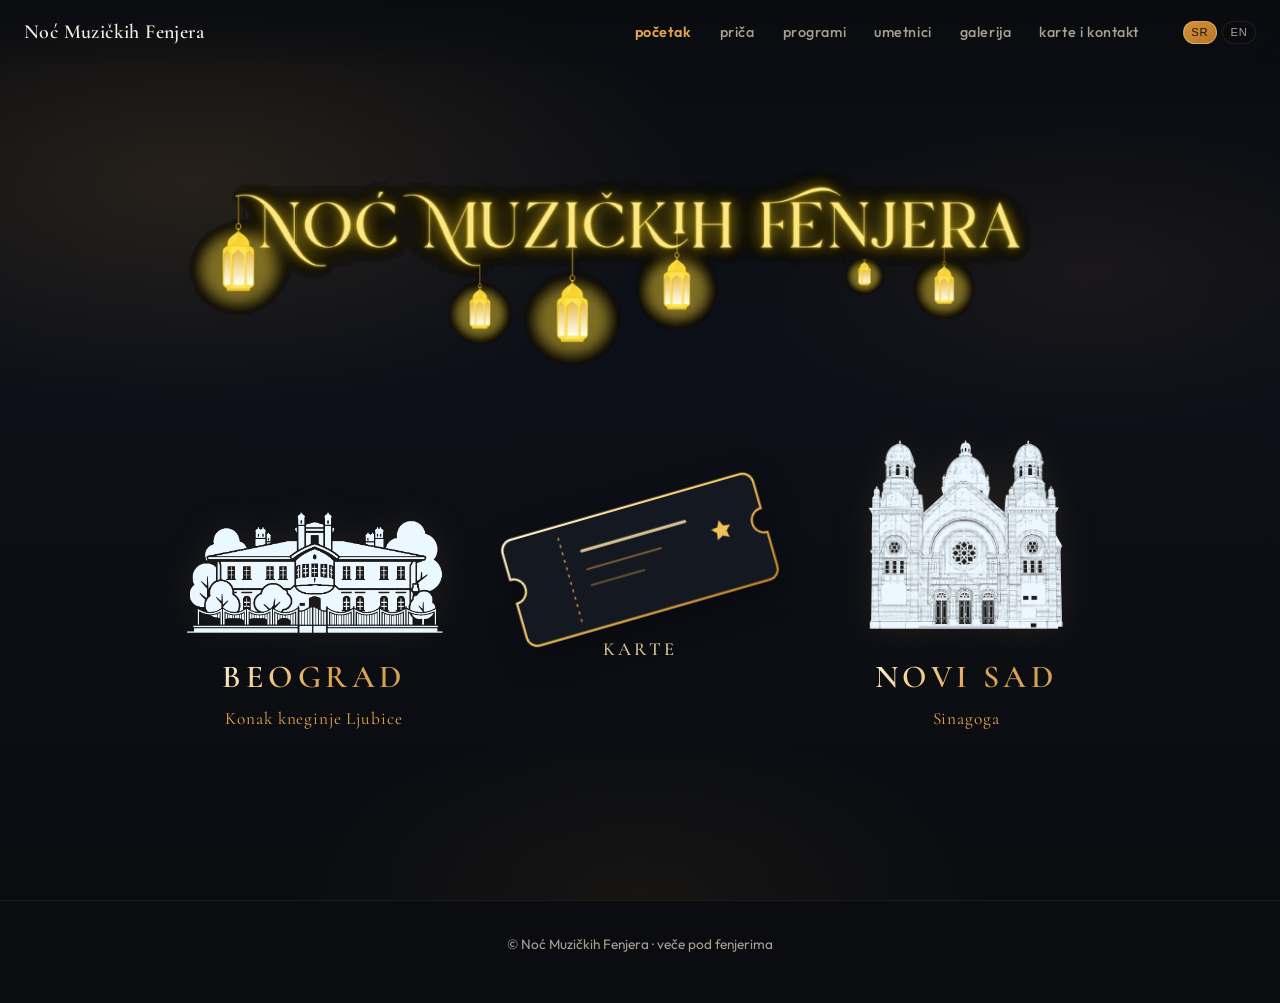
<file: index.html>
<!DOCTYPE html>
<html lang="sr">
<head>
  <meta charset="UTF-8" />
  <meta name="viewport" content="width=device-width, initial-scale=1.0" />
  <meta name="referrer" content="strict-origin-when-cross-origin" />
  <meta name="description" content="Noć Muzičkih Fenjera — intimno muzičko veče u srcu Beograda, Konak Kneginje Ljubice, Galerija pod svodovima." data-i18n-sr="Noć Muzičkih Fenjera — intimno muzičko veče u srcu Beograda, Konak Kneginje Ljubice, Galerija pod svodovima." data-i18n-en="Night of Musical Lanterns — an intimate musical evening in the heart of Belgrade, Konak of Princess Ljubica, vaulted gallery." />
  <title>Noć Muzičkih Fenjera</title>
  <link rel="preconnect" href="https://fonts.googleapis.com" />
  <link rel="preconnect" href="https://fonts.gstatic.com" crossorigin />
  <link href="https://fonts.googleapis.com/css2?family=Cormorant+Garamond:ital,wght@0,400;0,600;0,700;1,400&family=Outfit:wght@300;400;500;600&display=swap" rel="stylesheet" />
  <link rel="icon" href="favicon.svg" type="image/svg+xml" />
  <link rel="stylesheet" href="css/style.css?v=phone-fit" />
  <!-- Google tag (gtag.js) -->
  <script async src="https://www.googletagmanager.com/gtag/js?id=G-06BH31TTPN"></script>
  <script>
    window.dataLayer = window.dataLayer || [];
    function gtag() { dataLayer.push(arguments); }
    gtag("js", new Date());
    gtag("config", "G-06BH31TTPN");
  </script>
</head>
<body class="page page--splash" data-title-sr="Noć Muzičkih Fenjera" data-title-en="Night of Musical Lanterns">
  <div class="lantern-field" aria-hidden="true"></div>

  <header class="site-header">
    <a class="logo" href="index.html" data-i18n-sr="Noć Muzičkih Fenjera" data-i18n-en="Night of Musical Lanterns">Noć Muzičkih Fenjera</a>
    <button class="nav-toggle" type="button" aria-label="Meni" data-i18n-aria-label-sr="Meni" data-i18n-aria-label-en="Menu" aria-expanded="false">
      <span></span><span></span><span></span>
    </button>
    <nav class="site-nav" aria-label="Glavna navigacija" data-i18n-aria-label-sr="Glavna navigacija" data-i18n-aria-label-en="Main navigation">
      <a href="index.html" aria-current="page" data-i18n-sr="Početak" data-i18n-en="Home">Početak</a>
      <a href="prica.html" data-i18n-sr="Priča" data-i18n-en="Story">Priča</a>
      <a href="programi.html" data-i18n-sr="Programi" data-i18n-en="Program">Programi</a>
      <a href="umetnici.html" data-i18n-sr="Umetnici" data-i18n-en="Artists">Umetnici</a>
      <a href="galerija.html" data-i18n-sr="Galerija" data-i18n-en="Gallery">Galerija</a>
      <a href="kontakt.html" data-i18n-sr="Karte i kontakt" data-i18n-en="Tickets & Contact">Karte i kontakt</a>
      <div class="lang-switch" aria-label="Language switcher">
        <button class="lang-switch__btn is-active" type="button" data-lang-switch="sr" aria-pressed="true">SR</button>
        <button class="lang-switch__btn" type="button" data-lang-switch="en" aria-pressed="false">EN</button>
      </div>
    </nav>
  </header>

  <main class="splash">
    <h1 class="splash__logo">
      <img src="assets/images/logo-marka.png" alt="Noć Muzičkih Fenjera" data-i18n-alt-sr="Noć Muzičkih Fenjera" data-i18n-alt-en="Night of Musical Lanterns" />
    </h1>

    <nav class="venue-pick" aria-label="Gradovi" data-i18n-aria-label-sr="Gradovi" data-i18n-aria-label-en="Cities">
      <a class="venue-pick__card" href="programi.html#beograd">
        <img src="assets/images/venues/konak.png" alt="" width="960" height="540" />
        <span class="venue-pick__city" data-i18n-sr="Beograd" data-i18n-en="Belgrade">Beograd</span>
        <span class="venue-pick__place" data-i18n-sr="Konak kneginje Ljubice" data-i18n-en="Konak of Princess Ljubica">Konak kneginje Ljubice</span>
      </a>
      <a class="ticket-cta" href="programi.html">
        <svg class="ticket-cta__svg" viewBox="0 0 210 96" aria-hidden="true">
          <defs>
            <linearGradient id="ticketGold" x1="0" y1="0" x2="1" y2="1">
              <stop offset="0%" stop-color="#fff6d2" />
              <stop offset="48%" stop-color="#f0c15a" />
              <stop offset="100%" stop-color="#c9842e" />
            </linearGradient>
            <linearGradient id="ticketSheen" x1="0" y1="0" x2="1" y2="0">
              <stop offset="0%" stop-color="#fff" stop-opacity="0" />
              <stop offset="50%" stop-color="#fff" stop-opacity="0.55" />
              <stop offset="100%" stop-color="#fff" stop-opacity="0" />
            </linearGradient>
            <clipPath id="ticketClip">
              <path d="M18 8h174a8 8 0 0 1 8 8v20a9 9 0 0 0 0 18v26a8 8 0 0 1-8 8H18a8 8 0 0 1-8-8V54a9 9 0 0 0 0-18V16a8 8 0 0 1 8-8z" />
            </clipPath>
          </defs>
          <path d="M18 8h174a8 8 0 0 1 8 8v20a9 9 0 0 0 0 18v26a8 8 0 0 1-8 8H18a8 8 0 0 1-8-8V54a9 9 0 0 0 0-18V16a8 8 0 0 1 8-8z" fill="#141820" stroke="url(#ticketGold)" stroke-width="1.6" />
          <path d="M52 16v64" fill="none" stroke="#e4a54a" stroke-width="1.1" stroke-dasharray="2.2 3.4" opacity="0.85" />
          <path d="M66 30h78" fill="none" stroke="#f0d7a0" stroke-width="2.2" stroke-linecap="round" opacity="0.9" />
          <path d="M66 44h56" fill="none" stroke="#e4a54a" stroke-width="1.4" stroke-linecap="round" opacity="0.55" />
          <path d="M66 56h40" fill="none" stroke="#e4a54a" stroke-width="1.4" stroke-linecap="round" opacity="0.4" />
          <path d="M168 36l2.2 4.6 5 .7-3.6 3.5.9 5.1-4.5-2.4-4.5 2.4.9-5.1-3.6-3.5 5-.7z" fill="#f0c15a" />
          <rect class="ticket-cta__sheen" x="0" y="0" width="36" height="96" fill="url(#ticketSheen)" clip-path="url(#ticketClip)" />
        </svg>
        <span class="ticket-cta__label" data-i18n-sr="Karte" data-i18n-en="Tickets">Karte</span>
      </a>
      <a class="venue-pick__card" href="programi.html#novi-sad">
        <img src="assets/images/venues/sinagoga.png" alt="" width="800" height="900" />
        <span class="venue-pick__city" data-i18n-sr="Novi Sad" data-i18n-en="Novi Sad">Novi Sad</span>
        <span class="venue-pick__place" data-i18n-sr="Sinagoga" data-i18n-en="Synagogue">Sinagoga</span>
      </a>
    </nav>
  </main>

  <footer class="site-footer">
    <p data-i18n-html-sr="© <span id='year'></span> Noć Muzičkih Fenjera · veče pod fenjerima" data-i18n-html-en="© <span id='year'></span> Night of Musical Lanterns · an evening under lanterns">© <span id="year"></span> Noć Muzičkih Fenjera · veče pod fenjerima</p>
  </footer>

  <script src="js/main.js"></script>
</body>
</html>
</file>
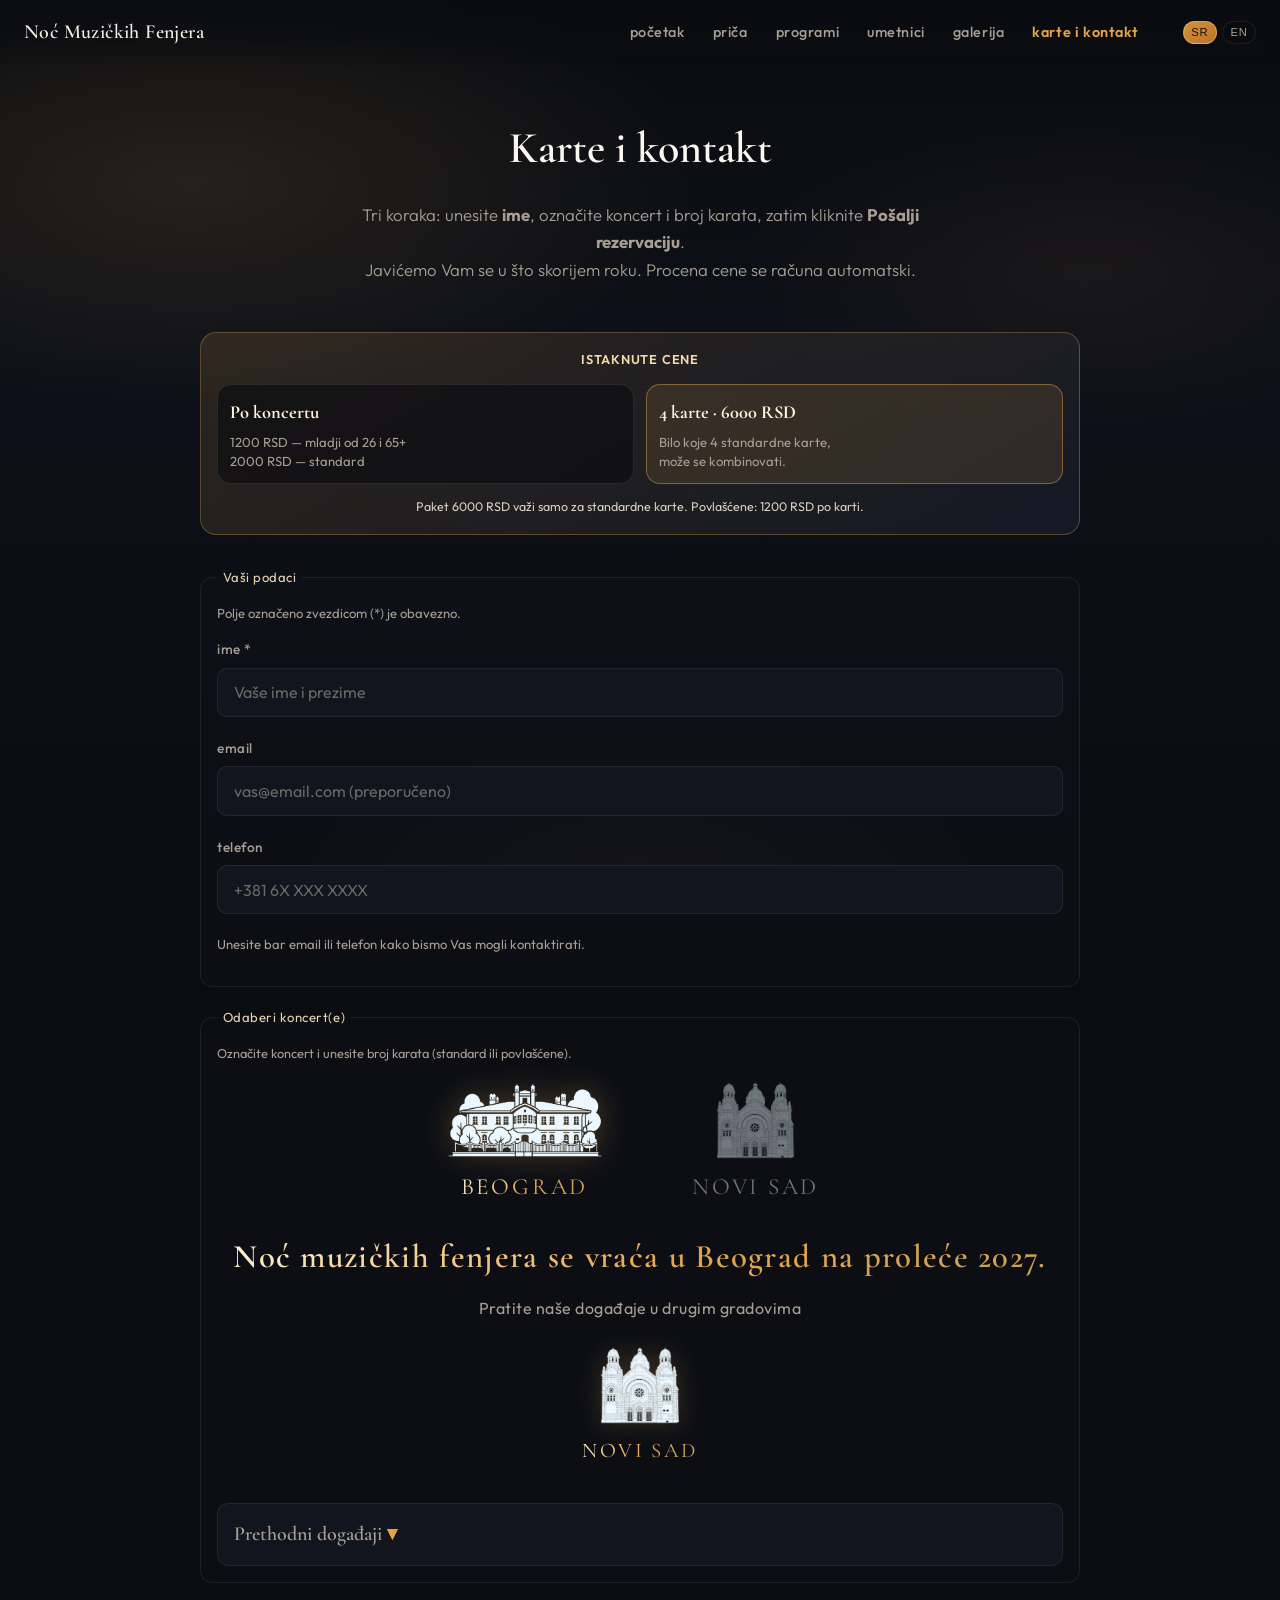
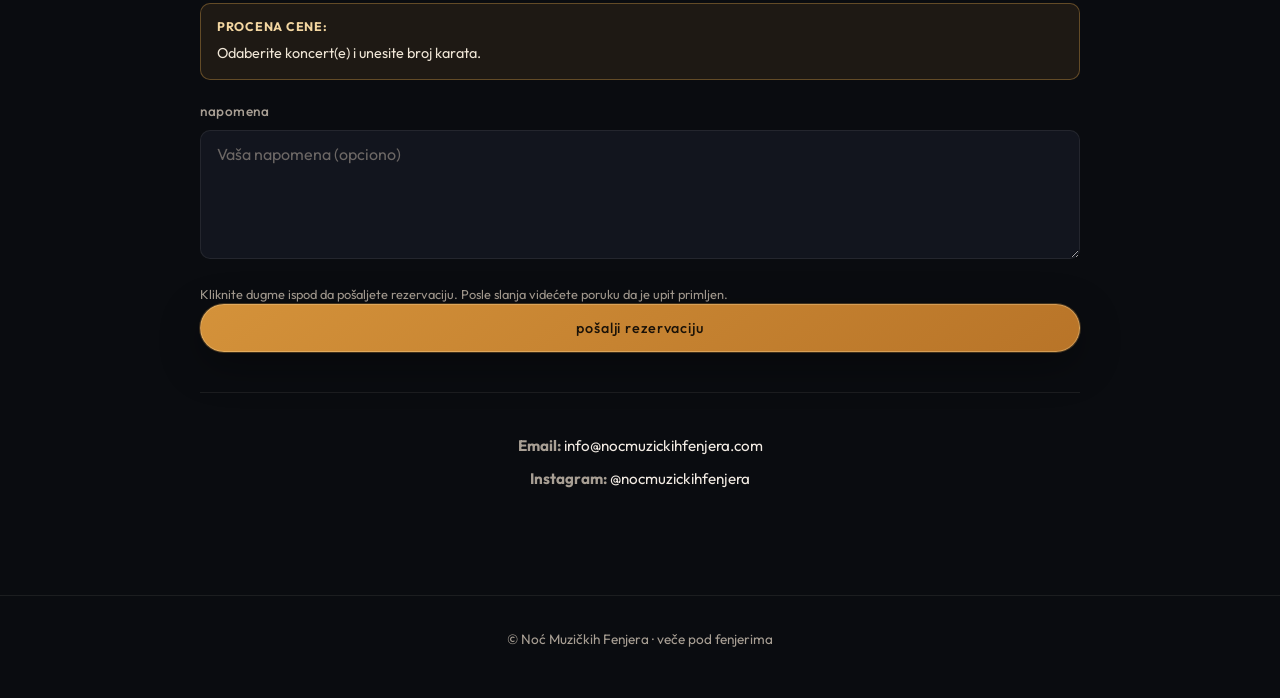
<file: kontakt.html>
<!DOCTYPE html>
<html lang="sr">
<head>
  <meta charset="UTF-8" />
  <meta name="viewport" content="width=device-width, initial-scale=1.0" />
  <meta name="referrer" content="strict-origin-when-cross-origin" />
  <meta name="description" content="Kontakt — Noć Muzičkih Fenjera. Rezervacija karata, pitanja, saradnja." data-i18n-sr="Kontakt — Noć Muzičkih Fenjera. Rezervacija karata, pitanja, saradnja." data-i18n-en="Contact — Night of Musical Lanterns. Ticket reservations, questions, partnerships." />
  <title>Kontakt — Noć Muzičkih Fenjera</title>
  <link rel="preconnect" href="https://fonts.googleapis.com" />
  <link rel="preconnect" href="https://fonts.gstatic.com" crossorigin />
  <link href="https://fonts.googleapis.com/css2?family=Cormorant+Garamond:ital,wght@0,400;0,600;0,700;1,400&family=Outfit:wght@300;400;500;600&display=swap" rel="stylesheet" />
  <link rel="icon" href="favicon.svg" type="image/svg+xml" />
  <link rel="stylesheet" href="css/style.css" />
  <script async src="https://www.googletagmanager.com/gtag/js?id=G-06BH31TTPN"></script>
  <script>
    window.dataLayer = window.dataLayer || [];
    function gtag() { dataLayer.push(arguments); }
    gtag("js", new Date());
    gtag("config", "G-06BH31TTPN");
  </script>
</head>
<body class="page" data-title-sr="Karte i kontakt — Noć Muzičkih Fenjera" data-title-en="Tickets &amp; Contact — Night of Musical Lanterns">
  <div class="lantern-field" aria-hidden="true"></div>

  <header class="site-header">
    <a class="logo" href="index.html" data-i18n-sr="Noć Muzičkih Fenjera" data-i18n-en="Night of Musical Lanterns">Noć Muzičkih Fenjera</a>
    <button class="nav-toggle" type="button" aria-label="Meni" data-i18n-aria-label-sr="Meni" data-i18n-aria-label-en="Menu" aria-expanded="false">
      <span></span><span></span><span></span>
    </button>
    <nav class="site-nav" aria-label="Glavna navigacija" data-i18n-aria-label-sr="Glavna navigacija" data-i18n-aria-label-en="Main navigation">
      <a href="index.html" data-i18n-sr="Početak" data-i18n-en="Home">Početak</a>
      <a href="prica.html" data-i18n-sr="Priča" data-i18n-en="Story">Priča</a>
      <a href="programi.html" data-i18n-sr="Programi" data-i18n-en="Program">Programi</a>
      <a href="umetnici.html" data-i18n-sr="Umetnici" data-i18n-en="Artists">Umetnici</a>
      <a href="galerija.html" data-i18n-sr="Galerija" data-i18n-en="Gallery">Galerija</a>
      <a href="kontakt.html" aria-current="page" data-i18n-sr="Karte i kontakt" data-i18n-en="Tickets &amp; Contact">Karte i kontakt</a>
      <div class="lang-switch" aria-label="Language switcher">
        <button class="lang-switch__btn is-active" type="button" data-lang-switch="sr" aria-pressed="true">SR</button>
        <button class="lang-switch__btn" type="button" data-lang-switch="en" aria-pressed="false">EN</button>
      </div>
    </nav>
  </header>

  <main class="page-main">
    <section class="section section--contact section--page-top">
      <div class="section__container section__container--contact-form">
        <h1 class="section__title" data-i18n-sr="Karte i kontakt" data-i18n-en="Tickets &amp; Contact">Karte i kontakt</h1>
        <p class="section__intro" data-i18n-html-sr="Tri koraka: unesite <strong>ime</strong>, označite koncert i broj karata, zatim kliknite <strong>Pošalji rezervaciju</strong>.<br>Javićemo Vam se u što skorijem roku. Procena cene se računa automatski." data-i18n-html-en="Three steps: enter your <strong>name</strong>, select a concert and ticket count, then click <strong>Send reservation</strong>.<br>We will contact you as soon as possible. The price estimate is calculated automatically.">Tri koraka: unesite <strong>ime</strong>, označite koncert i broj karata, zatim kliknite <strong>Pošalji rezervaciju</strong>.<br>Javićemo Vam se u što skorijem roku. Procena cene se računa automatski.</p>

        <div class="form-success-banner" id="form-success-banner" hidden role="status">
          <p class="form-success-banner__title" data-i18n-sr="Rezervacija je uspešno poslata!" data-i18n-en="Your reservation was sent successfully!">Rezervacija je uspešno poslata!</p>
          <p class="form-success-banner__text" data-i18n-sr="Primili smo Vaš upit. Javićemo Vam se uskoro na email ili telefon koji ste ostavili." data-i18n-en="We received your request. We will contact you soon at the email or phone number you provided.">Primili smo Vaš upit. Javićemo Vam se uskoro na email ili telefon koji ste ostavili.</p>
        </div>

        <div class="form-validation" id="form-validation" role="alert" hidden></div>

        <div class="pricing-strip pricing-strip--contact">
          <p class="pricing-strip__lead" data-i18n-sr="Istaknute cene" data-i18n-en="Highlighted prices">Istaknute cene</p>
          <div class="pricing-strip__grid">
            <article class="pricing-pill">
              <h2 data-i18n-sr="Po koncertu" data-i18n-en="Per concert">Po koncertu</h2>
              <p data-i18n-sr="1200 RSD — mladji od 26 i 65+" data-i18n-en="1200 RSD — under 26 and 65+">1200 RSD — mladji od 26 i 65+</p>
              <p data-i18n-sr="2000 RSD — standard" data-i18n-en="2000 RSD — standard">2000 RSD — standard</p>
            </article>
            <article class="pricing-pill pricing-pill--accent">
              <h2 data-i18n-sr="4 karte · 6000 RSD" data-i18n-en="4 tickets · 6000 RSD">4 karte · 6000 RSD</h2>
              <p data-i18n-html-sr="Bilo koje 4 standardne karte,<br>može se kombinovati." data-i18n-html-en="Any 4 standard tickets,<br>can be combined.">Bilo koje 4 standardne karte,<br>može se kombinovati.</p>
            </article>
          </div>
          <p class="pricing-strip__note" data-i18n-sr="Paket 6000 RSD važi samo za standardne karte. Povlašćene: 1200 RSD po karti." data-i18n-en="The 6000 RSD package applies to standard tickets only. Discounted: 1200 RSD per ticket.">Paket 6000 RSD važi samo za standardne karte. Povlašćene: 1200 RSD po karti.</p>
        </div>

        <form class="contact-form" action="https://formsubmit.co/info@nocmuzickihfenjera.com" method="POST" accept-charset="utf-8">
          <input type="hidden" name="_subject" value="Rezervacija karata — Noć Muzičkih Fenjera" />
          <input type="hidden" name="_captcha" value="false" />
          <input type="hidden" name="_next" value="https://nocmuzickihfenjera.com/kontakt.html?poslato=1" />
          <input type="hidden" name="_replyto" id="email-replyto" value="" />
          <input type="hidden" name="Koncerti" id="email-koncerti" value="" />
          <input type="hidden" name="Procena_cene" id="email-cena" value="" />
          <div class="contact-form__hp" aria-hidden="true">
            <input type="text" name="_honey" tabindex="-1" autocomplete="off" value="" />
          </div>

          <fieldset class="contact-form__fieldset contact-form__fieldset--contact">
            <legend data-i18n-sr="Vaši podaci" data-i18n-en="Your details">Vaši podaci</legend>
            <p class="contact-form__required-note" data-i18n-sr="Polje označeno zvezdicom (*) je obavezno." data-i18n-en="Fields marked with an asterisk (*) are required.">Polje označeno zvezdicom (*) je obavezno.</p>
            <label>
              <span data-i18n-sr="Ime *" data-i18n-en="Name *">Ime *</span>
              <input type="text" name="Ime" id="ime-input" autocomplete="name" required placeholder="Vaše ime i prezime" data-i18n-placeholder-sr="Vaše ime i prezime" data-i18n-placeholder-en="Your first and last name" />
            </label>
            <label>
              <span data-i18n-sr="Email" data-i18n-en="Email">Email</span>
              <input type="email" name="Email" id="email-input" autocomplete="email" placeholder="vas@email.com (preporučeno)" data-i18n-placeholder-sr="vas@email.com (preporučeno)" data-i18n-placeholder-en="you@email.com (recommended)" />
            </label>
            <label>
              <span data-i18n-sr="Telefon" data-i18n-en="Phone">Telefon</span>
              <input type="tel" name="Telefon" id="telefon-input" autocomplete="tel" placeholder="+381 6X XXX XXXX" data-i18n-placeholder-sr="+381 6X XXX XXXX" data-i18n-placeholder-en="+381 6X XXX XXXX" />
            </label>
            <p class="contact-form__hint contact-form__hint--contact" data-i18n-sr="Unesite bar email ili telefon kako bismo Vas mogli kontaktirati." data-i18n-en="Please provide at least an email or phone number so we can reach you.">Unesite bar email ili telefon kako bismo Vas mogli kontaktirati.</p>
          </fieldset>

          <fieldset class="contact-form__fieldset">
            <legend data-i18n-sr="Odaberi koncert(e)" data-i18n-en="Choose concert(s)">Odaberi koncert(e)</legend>
            <p class="contact-form__hint" data-i18n-sr="Označite koncert i unesite broj karata (standard ili povlašćene)." data-i18n-en="Select a concert and enter ticket counts (standard or discounted).">Označite koncert i unesite broj karata (standard ili povlašćene).</p>

            <div class="city-switch" role="tablist" aria-label="Grad" data-i18n-aria-label-sr="Grad" data-i18n-aria-label-en="City">
              <button class="city-switch__btn is-active" type="button" role="tab" data-city="beograd" aria-selected="true">
                <img src="assets/images/venues/konak.png" alt="" />
                <span data-i18n-sr="Beograd" data-i18n-en="Belgrade">Beograd</span>
              </button>
              <button class="city-switch__btn" type="button" role="tab" data-city="novi-sad" aria-selected="false">
                <img src="assets/images/venues/sinagoga.png" alt="" />
                <span data-i18n-sr="Novi Sad" data-i18n-en="Novi Sad">Novi Sad</span>
              </button>
            </div>

            <div class="contact-form__checkboxes concert-rows" id="concert-bookings">
              <div class="city-panel" data-city-panel="beograd">
              <p class="city-return" data-i18n-sr="Noć muzičkih fenjera se vraća u Beograd na proleće 2027." data-i18n-en="Night of Musical Lanterns returns to Belgrade in spring 2027.">Noć muzičkih fenjera se vraća u Beograd na proleće 2027.</p>
              <p class="city-return__follow" data-i18n-sr="Pratite naše događaje u drugim gradovima" data-i18n-en="Follow our events in other cities">Pratite naše događaje u drugim gradovima</p>
              <div class="city-elsewhere">
                <button class="city-elsewhere__btn" type="button" data-city="novi-sad">
                  <img src="assets/images/venues/sinagoga.png" alt="" />
                  <span data-i18n-sr="Novi Sad" data-i18n-en="Novi Sad">Novi Sad</span>
                </button>
              </div>

              <details class="previous-events previous-events--form">
                <summary class="previous-events__toggle" data-i18n-sr="Prethodni događaji" data-i18n-en="Previous events">Prethodni događaji</summary>
                <div class="previous-events__list">
                  <div class="concert-row concert-row--past" data-concert-id="2026-10-31">
                    <div class="concert-booking__head">
                      <label class="concert-booking__check">
                        <input type="checkbox" value="31. okt 2026 — Muzički spektakl — Matthew Mayer i Matej Jovanović — 19:00" disabled />
                        <span class="concert-row__label-text">
                          <span class="concert-row__title" data-i18n-sr="31. okt 2026 — Muzički spektakl — Matthew Mayer i Matej Jovanović — 19:00" data-i18n-en="31 Oct 2026 — Musical spectacle — Matthew Mayer and Matej Jovanović — 19:00">31. okt 2026 — Muzički spektakl — Matthew Mayer i Matej Jovanović — 19:00</span>
                        </span>
                      </label>
                    </div>
                  </div>

                  <div class="concert-row concert-row--past" data-concert-id="2026-10-30">
                    <div class="concert-booking__head">
                      <label class="concert-booking__check">
                        <input type="checkbox" value="30. okt 2026 — Veče Jugoslovenske Muzike — 19:00" disabled />
                        <span class="concert-row__label-text">
                          <span class="concert-row__title" data-i18n-sr="30. okt 2026 — Veče Jugoslovenske Muzike — 19:00" data-i18n-en="30 Oct 2026 — Yugoslav Music Evening — 19:00">30. okt 2026 — Veče Jugoslovenske Muzike — 19:00</span>
                        </span>
                      </label>
                    </div>
                  </div>

                  <div class="concert-row concert-row--past" data-concert-id="2026-10-28">
                    <div class="concert-booking__head">
                      <label class="concert-booking__check">
                        <input type="checkbox" value="28. okt 2026 — Klavirsko Veče Anime Muzike — 19:00" disabled />
                        <span class="concert-row__label-text">
                          <span class="concert-row__title" data-i18n-sr="28. okt 2026 — Klavirsko Veče Anime Muzike — 19:00" data-i18n-en="28 Oct 2026 — Piano Evening of Anime Music — 19:00">28. okt 2026 — Klavirsko Veče Anime Muzike — 19:00</span>
                        </span>
                      </label>
                    </div>
                  </div>

                  <div class="concert-row concert-row--past" data-concert-id="2026-10-24">
                    <div class="concert-booking__head">
                      <label class="concert-booking__check">
                        <input type="checkbox" value="24. okt 2026 — Od klasike do roka — Violina i Klavir — Edi Šiljak i Matej Jovanović — 19:00" disabled />
                        <span class="concert-row__label-text">
                          <span class="concert-row__title" data-i18n-sr="24. okt 2026 — Od klasike do roka — Violina i Klavir — Edi Šiljak i Matej Jovanović — 19:00" data-i18n-en="24 Oct 2026 — From classics to rock — Violin and Piano — Edi Siljak and Matej Jovanovic — 19:00">24. okt 2026 — Od klasike do roka — Violina i Klavir — Edi Šiljak i Matej Jovanović — 19:00</span>
                        </span>
                      </label>
                    </div>
                  </div>

                  <div class="concert-row concert-row--past" data-concert-id="2026-10-23">
                    <div class="concert-booking__head">
                      <label class="concert-booking__check">
                        <input type="checkbox" value="23. okt 2026 — Klavirski Spektakl — Svetska i domaća filmska muzika — 19:00" disabled />
                        <span class="concert-row__label-text">
                          <span class="concert-row__title" data-i18n-sr="23. okt 2026 — Klavirski Spektakl — Svetska i domaća filmska muzika — 19:00" data-i18n-en="23 Oct 2026 — Piano Spectacle — World and Serbian film music — 19:00">23. okt 2026 — Klavirski Spektakl — Svetska i domaća filmska muzika — 19:00</span>
                        </span>
                      </label>
                    </div>
                  </div>

                  <div class="concert-row concert-row--past" data-concert-id="2026-10-16">
                    <div class="concert-booking__head">
                      <label class="concert-booking__check">
                        <input type="checkbox" value="16. okt 2026 — Klavirsko Veče — Einaudi · Yiruma · Tiersen — 19:00" disabled />
                        <span class="concert-row__label-text">
                          <span class="concert-row__title" data-i18n-sr="16. okt 2026 — Klavirsko Veče — Einaudi · Yiruma · Tiersen — 19:00" data-i18n-en="16 Oct 2026 — Piano Evening — Einaudi · Yiruma · Tiersen — 19:00">16. okt 2026 — Klavirsko Veče — Einaudi · Yiruma · Tiersen — 19:00</span>
                        </span>
                      </label>
                    </div>
                  </div>

                  <div class="concert-row concert-row--past" data-concert-id="2026-10-07">
                    <div class="concert-booking__head">
                      <label class="concert-booking__check">
                        <input type="checkbox" value="07. okt 2026 — Klavirski Spektakl — Svetski i Yu Rock hitovi — 19:00" disabled />
                        <span class="concert-row__label-text">
                          <span class="concert-row__title" data-i18n-sr="07. okt 2026 — Klavirski Spektakl — Svetski i Yu Rock hitovi — 19:00" data-i18n-en="07 Oct 2026 — Piano Spectacle — World and Yu Rock hits — 19:00">07. okt 2026 — Klavirski Spektakl — Svetski i Yu Rock hitovi — 19:00</span>
                          <span class="concert-row__sold-out" data-i18n-sr="RASPRODATO" data-i18n-en="SOLD OUT">RASPRODATO</span>
                        </span>
                      </label>
                    </div>
                  </div>

                  <div class="concert-row concert-row--past" data-concert-id="2026-08-29">
                    <div class="concert-booking__head">
                      <label class="concert-booking__check">
                        <input type="checkbox" value="29. avg 2026 — Jazz veče — 19:00" disabled />
                        <span class="concert-row__label-text">
                          <span class="concert-row__title" data-i18n-sr="29. avg 2026 — Jazz veče — 19:00" data-i18n-en="29 Aug 2026 — Jazz evening — 19:00">29. avg 2026 — Jazz veče — 19:00</span>
                          <span class="concert-row__sold-out" data-i18n-sr="RASPRODATO" data-i18n-en="SOLD OUT">RASPRODATO</span>
                        </span>
                      </label>
                    </div>
                  </div>

                  <div class="concert-row concert-row--past" data-concert-id="2026-08-28">
                    <div class="concert-booking__head">
                      <label class="concert-booking__check">
                        <input type="checkbox" value="28. avg 2026 — Klavirsko veče — pop i rock hitovi — 19:00" disabled />
                        <span class="concert-row__label-text">
                          <span class="concert-row__title" data-i18n-sr="28. avg 2026 — Klavirsko veče — pop i rock hitovi — 19:00" data-i18n-en="28 Aug 2026 — Piano evening — pop and rock hits — 19:00">28. avg 2026 — Klavirsko veče — pop i rock hitovi — 19:00</span>
                          <span class="concert-row__sold-out" data-i18n-sr="RASPRODATO" data-i18n-en="SOLD OUT">RASPRODATO</span>
                        </span>
                      </label>
                    </div>
                  </div>

                  <div class="concert-row concert-row--past" data-concert-id="2026-08-23">
                    <div class="concert-booking__head">
                      <label class="concert-booking__check">
                        <input type="checkbox" value="23. avg 2026 — Blues i Rock veče — 19:00" disabled />
                        <span class="concert-row__label-text">
                          <span class="concert-row__title" data-i18n-sr="23. avg 2026 — Blues i Rock veče — 19:00" data-i18n-en="23 Aug 2026 — Blues and Rock evening — 19:00">23. avg 2026 — Blues i Rock veče — 19:00</span>
                        </span>
                      </label>
                    </div>
                  </div>

                  <div class="concert-row concert-row--past" data-concert-id="2026-08-22">
                    <div class="concert-booking__head">
                      <label class="concert-booking__check">
                        <input type="checkbox" value="22. avg 2026 — Tango veče — 19:00" disabled />
                        <span class="concert-row__label-text">
                          <span class="concert-row__title" data-i18n-sr="22. avg 2026 — Tango veče — 19:00" data-i18n-en="22 Aug 2026 — Tango evening — 19:00">22. avg 2026 — Tango veče — 19:00</span>
                        </span>
                      </label>
                    </div>
                  </div>

                  <div class="concert-row concert-row--past" data-concert-id="2026-07-30">
                    <div class="concert-booking__head">
                      <label class="concert-booking__check">
                        <input type="checkbox" value="30. jul 2026 — YU Rock veče" disabled />
                        <span class="concert-row__label-text">
                          <span class="concert-row__title" data-i18n-sr="30. jul 2026 — YU Rock veče" data-i18n-en="30 Jul 2026 — YU Rock night">30. jul 2026 — YU Rock veče</span>
                          <span class="concert-row__sold-out" data-i18n-sr="RASPRODATO" data-i18n-en="SOLD OUT">RASPRODATO</span>
                        </span>
                      </label>
                    </div>
                  </div>

                  <div class="concert-row concert-row--past" data-concert-id="2026-07-23">
                    <div class="concert-booking__head">
                      <label class="concert-booking__check">
                        <input type="checkbox" value="23. jul 2026 — Svetska i domaća filmska muzika" disabled />
                        <span class="concert-row__label-text">
                          <span class="concert-row__title" data-i18n-sr="23. jul 2026 — Svetska i domaća filmska muzika" data-i18n-en="23 Jul 2026 — World and Serbian film music">23. jul 2026 — Svetska i domaća filmska muzika</span>
                          <span class="concert-row__sold-out" data-i18n-sr="RASPRODATO" data-i18n-en="SOLD OUT">RASPRODATO</span>
                        </span>
                      </label>
                    </div>
                  </div>

                  <div class="concert-row concert-row--past" data-concert-id="2026-07-10">
                    <div class="concert-booking__head">
                      <label class="concert-booking__check">
                        <input type="checkbox" value="10. jul 2026 — Jazz pod zvezdama" disabled />
                        <span class="concert-row__label-text">
                          <span class="concert-row__title" data-i18n-sr="10. jul 2026 — Jazz pod zvezdama" data-i18n-en="10 Jul 2026 — Jazz under the stars">10. jul 2026 — Jazz pod zvezdama</span>
                          <span class="concert-row__sold-out" data-i18n-sr="RASPRODATO" data-i18n-en="SOLD OUT">RASPRODATO</span>
                        </span>
                      </label>
                    </div>
                  </div>

                  <div class="concert-row concert-row--past" data-concert-id="2026-07-04">
                    <div class="concert-booking__head">
                      <label class="concert-booking__check">
                        <input type="checkbox" value="04. jul 2026 — Meditativno Klavirsko Veče — Matthew Mayer USA" disabled />
                        <span class="concert-row__label-text">
                          <span class="concert-row__title" data-i18n-sr="04. jul 2026 — Meditativno Klavirsko Veče — Matthew Mayer USA" data-i18n-en="04 Jul 2026 — Meditative Piano Evening — Matthew Mayer USA">04. jul 2026 — Meditativno Klavirsko Veče — Matthew Mayer USA</span>
                        </span>
                      </label>
                    </div>
                  </div>

                  <div class="concert-row concert-row--past" data-concert-id="2026-06-17">
                    <div class="concert-booking__head">
                      <label class="concert-booking__check">
                        <input type="checkbox" value="17. jun 2026 — Muzički spektakl" disabled />
                        <span class="concert-row__label-text">
                          <span class="concert-row__title" data-i18n-sr="17. jun 2026 — Muzički spektakl" data-i18n-en="17 Jun 2026 — Musical spectacle">17. jun 2026 — Muzički spektakl</span>
                          <span class="concert-row__sold-out" data-i18n-sr="RASPRODATO" data-i18n-en="SOLD OUT">RASPRODATO</span>
                        </span>
                      </label>
                    </div>
                  </div>

                  <div class="concert-row concert-row--past" data-concert-id="2026-06-12">
                    <div class="concert-booking__head">
                      <label class="concert-booking__check">
                        <input type="checkbox" value="12. jun 2026 — World &amp; YU Rock Classics" disabled />
                        <span class="concert-row__label-text">
                          <span class="concert-row__title" data-i18n-sr="12. jun 2026 — World &amp; YU Rock Classics" data-i18n-en="12 Jun 2026 — World &amp; YU Rock Classics">12. jun 2026 — World &amp; YU Rock Classics</span>
                          <span class="concert-row__sold-out" data-i18n-sr="RASPRODATO" data-i18n-en="SOLD OUT">RASPRODATO</span>
                        </span>
                      </label>
                    </div>
                  </div>

                  <div class="concert-row concert-row--past" data-concert-id="2026-06-05">
                    <div class="concert-booking__head">
                      <label class="concert-booking__check">
                        <input type="checkbox" value="05. jun 2026 — Svetska i domaća filmska muzika" disabled />
                        <span class="concert-row__label-text">
                          <span class="concert-row__title" data-i18n-sr="05. jun 2026 — Svetska i domaća filmska muzika" data-i18n-en="05 Jun 2026 — World and Serbian film music">05. jun 2026 — Svetska i domaća filmska muzika</span>
                          <span class="concert-row__sold-out" data-i18n-sr="RASPRODATO" data-i18n-en="SOLD OUT">RASPRODATO</span>
                        </span>
                      </label>
                    </div>
                  </div>

                  <div class="concert-row concert-row--past" data-concert-id="2026-05-31">
                    <div class="concert-booking__head">
                      <label class="concert-booking__check">
                        <input type="checkbox" value="31. maj 2026 — Matthew Mayer &amp; Matej Jovanović — Spektakl" disabled />
                        <span class="concert-row__label-text">
                          <span class="concert-row__title" data-i18n-sr="31. maj 2026 — Matthew Mayer &amp; Matej Jovanović — Spektakl" data-i18n-en="31 May 2026 — Matthew Mayer &amp; Matej Jovanović — Spectacle">31. maj 2026 — Matthew Mayer &amp; Matej Jovanović — Spektakl</span>
                        </span>
                      </label>
                    </div>
                  </div>

                  <div class="concert-row concert-row--past" data-concert-id="2026-05-30">
                    <div class="concert-booking__head">
                      <label class="concert-booking__check">
                        <input type="checkbox" value="30. maj 2026 — Matthew Mayer &amp; Matej Jovanović — Spektakl" disabled />
                        <span class="concert-row__label-text">
                          <span class="concert-row__title" data-i18n-sr="30. maj 2026 — Matthew Mayer &amp; Matej Jovanović — Spektakl" data-i18n-en="30 May 2026 — Matthew Mayer &amp; Matej Jovanović — Spectacle">30. maj 2026 — Matthew Mayer &amp; Matej Jovanović — Spektakl</span>
                        </span>
                      </label>
                    </div>
                  </div>
                </div>
              </details>
              </div>

              <div class="city-panel" data-city-panel="novi-sad" hidden>
                <div class="concert-row" data-concert-id="2026-11-25">
                  <div class="concert-booking__head">
                    <label class="concert-booking__check">
                      <input type="checkbox" value="25. nov 2026 — Svetski i Yu rock hitovi — Klavirski spektakl — Sinagoga, Novi Sad — 20:00" />
                      <span class="concert-row__label-text">
                        <span class="concert-row__title" data-i18n-sr="25. nov 2026 — Svetski i Yu rock hitovi — Klavirski spektakl — Sinagoga, Novi Sad — 20:00" data-i18n-en="25 Nov 2026 — World and Yu rock hits — Piano spectacle — Synagogue, Novi Sad — 20:00">25. nov 2026 — Svetski i Yu rock hitovi — Klavirski spektakl — Sinagoga, Novi Sad — 20:00</span>
                      </span>
                    </label>
                  </div>
                  <div class="concert-booking__tickets">
                    <label>
                      <span class="concert-row__qty-label" data-i18n-sr="Standardna karta" data-i18n-en="Standard ticket">Standardna Karta</span>
                      <input type="number" class="ticket-input--standard" min="0" step="1" value="0" />
                    </label>
                    <label>
                      <span class="concert-row__qty-label" data-i18n-sr="Povlašćena (mlađi od 26 i 65+)" data-i18n-en="Discounted (under 26 and 65+)">Povlašćena (mlađi od 26 i 65+)</span>
                      <input type="number" class="ticket-input--discount" min="0" step="1" value="0" />
                    </label>
                  </div>
                </div>

                <div class="concert-row" data-concert-id="2026-12-27">
                  <div class="concert-booking__head">
                    <label class="concert-booking__check">
                      <input type="checkbox" value="27. dec 2026 — Svetska i domaća filmska muzika — Klavirski spektakl — Sinagoga, Novi Sad — 20:00" />
                      <span class="concert-row__label-text">
                        <span class="concert-row__title" data-i18n-sr="27. dec 2026 — Svetska i domaća filmska muzika — Klavirski spektakl — Sinagoga, Novi Sad — 20:00" data-i18n-en="27 Dec 2026 — World and Serbian film music — Piano spectacle — Synagogue, Novi Sad — 20:00">27. dec 2026 — Svetska i domaća filmska muzika — Klavirski spektakl — Sinagoga, Novi Sad — 20:00</span>
                      </span>
                    </label>
                  </div>
                  <div class="concert-booking__tickets">
                    <label>
                      <span class="concert-row__qty-label" data-i18n-sr="Standardna karta" data-i18n-en="Standard ticket">Standardna Karta</span>
                      <input type="number" class="ticket-input--standard" min="0" step="1" value="0" />
                    </label>
                    <label>
                      <span class="concert-row__qty-label" data-i18n-sr="Povlašćena (mlađi od 26 i 65+)" data-i18n-en="Discounted (under 26 and 65+)">Povlašćena (mlađi od 26 i 65+)</span>
                      <input type="number" class="ticket-input--discount" min="0" step="1" value="0" />
                    </label>
                  </div>
                </div>
              </div>
            </div>
          </fieldset>

          <div class="price-estimate" id="price-estimate" aria-live="polite">
            <strong data-i18n-sr="Procena cene:" data-i18n-en="Estimated price:">Procena cene:</strong>
            <span id="price-estimate-value">Odaberite koncert(e) i unesite broj karata.</span>
          </div>

          <label>
            <span data-i18n-sr="Napomena" data-i18n-en="Note">Napomena</span>
            <textarea name="Napomena" rows="5" placeholder="Vaša napomena (opciono)" data-i18n-placeholder-sr="Vaša napomena (opciono)" data-i18n-placeholder-en="Your note (optional)"></textarea>
          </label>

          <p class="form-note" data-i18n-sr="Kliknite dugme ispod da pošaljete rezervaciju. Posle slanja videćete poruku da je upit primljen." data-i18n-en="Click the button below to send your reservation. After sending, you will see a confirmation that we received your request.">Kliknite dugme ispod da pošaljete rezervaciju. Posle slanja videćete poruku da je upit primljen.</p>
          <button class="btn btn--primary btn--wide" type="submit" data-i18n-sr="Pošalji rezervaciju" data-i18n-en="Send reservation">Pošalji rezervaciju</button>
        </form>

        <div class="contact-alt">
          <p><strong>Email:</strong> <a href="mailto:info@nocmuzickihfenjera.com">info@nocmuzickihfenjera.com</a></p>
          <p><strong>Instagram:</strong> <a href="https://www.instagram.com/nocmuzickihfenjera/" rel="noopener noreferrer">@nocmuzickihfenjera</a></p>
        </div>
      </div>
    </section>
  </main>

  <footer class="site-footer">
    <p data-i18n-html-sr="© <span id='year'></span> Noć Muzičkih Fenjera · veče pod fenjerima" data-i18n-html-en="© <span id='year'></span> Night of Musical Lanterns · an evening under lanterns">© <span id="year"></span> Noć Muzičkih Fenjera · veče pod fenjerima</p>
  </footer>

  <script src="js/main.js?v=bg-return"></script>
</body>
</html>
</file>
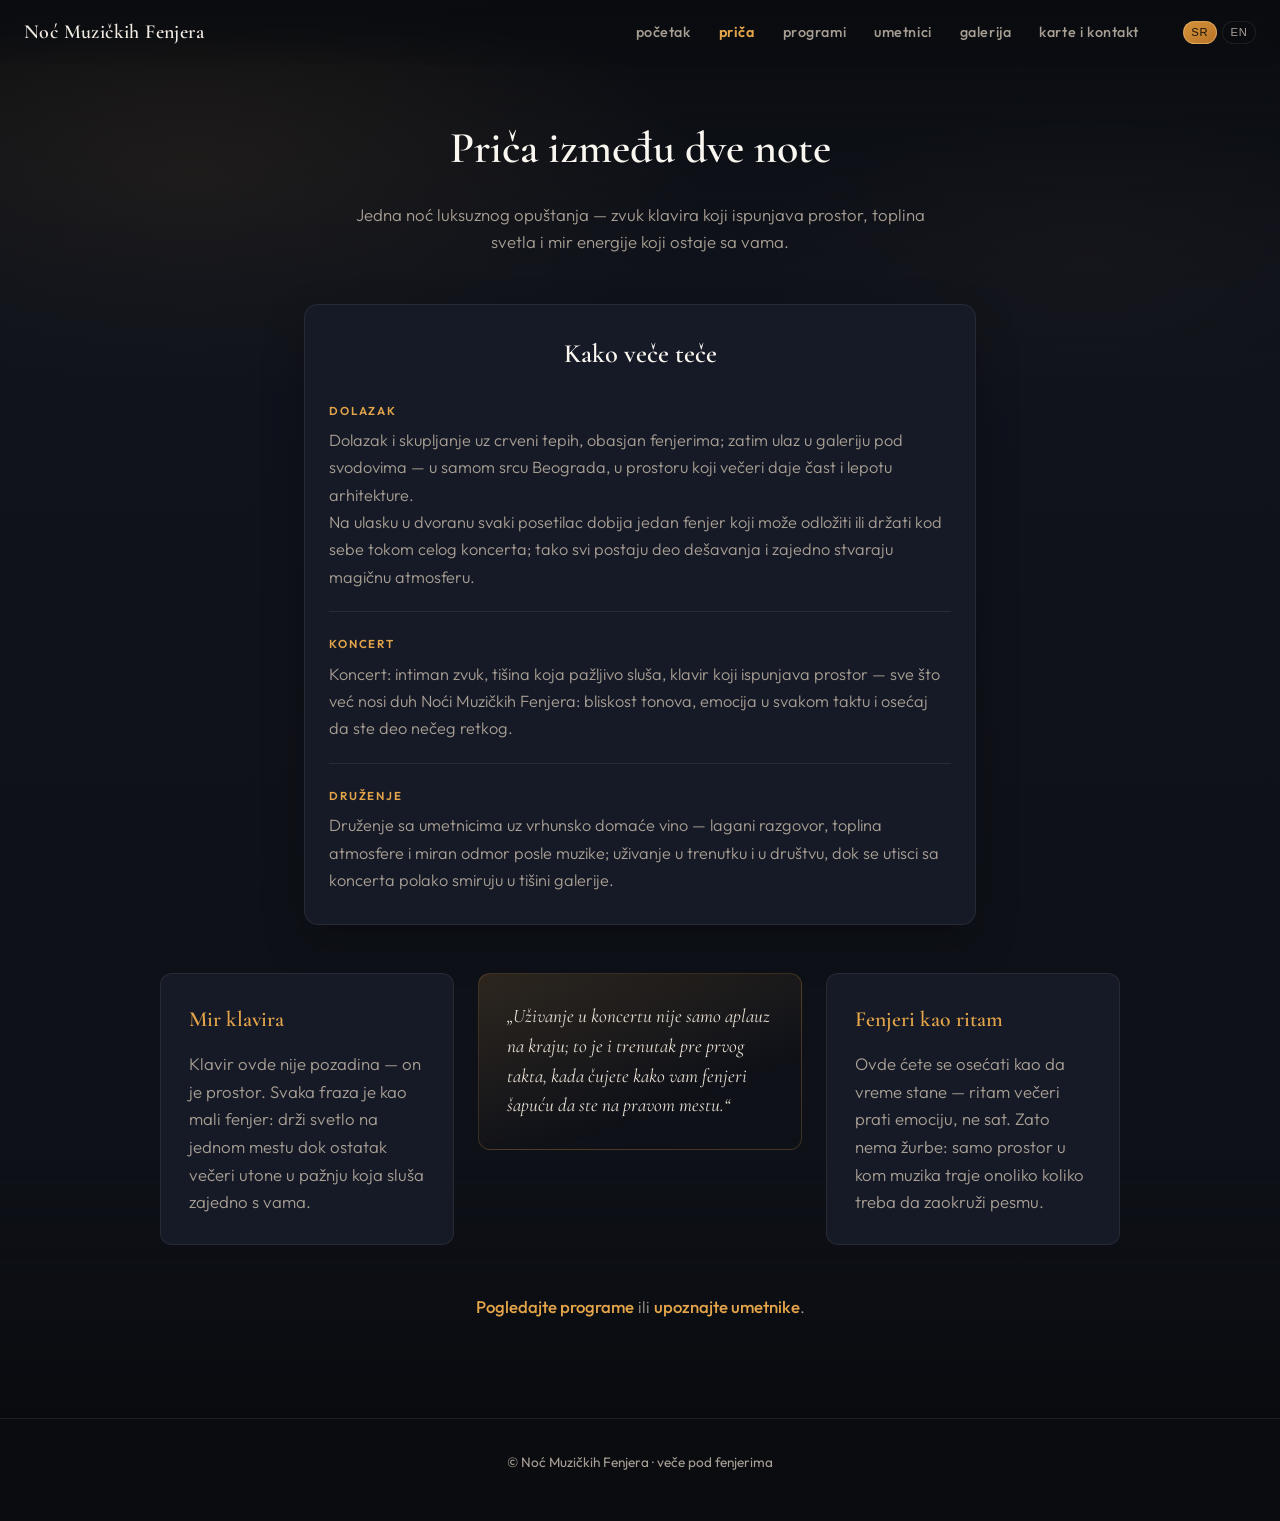
<file: prica.html>
<!DOCTYPE html>
<html lang="sr">
<head>
  <meta charset="UTF-8" />
  <meta name="viewport" content="width=device-width, initial-scale=1.0" />
  <meta name="referrer" content="strict-origin-when-cross-origin" />
  <meta name="description" content="Priča Noći Muzičkih Fenjera — luksuz večeri, klavir i fenjeri." data-i18n-sr="Priča Noći Muzičkih Fenjera — luksuz večeri, klavir i fenjeri." data-i18n-en="The story of Night of Musical Lanterns — elegance of the evening, piano, and lanterns." />
  <title>Priča — Noć Muzičkih Fenjera</title>
  <link rel="preconnect" href="https://fonts.googleapis.com" />
  <link rel="preconnect" href="https://fonts.gstatic.com" crossorigin />
  <link href="https://fonts.googleapis.com/css2?family=Cormorant+Garamond:ital,wght@0,400;0,600;0,700;1,400&family=Outfit:wght@300;400;500;600&display=swap" rel="stylesheet" />
  <link rel="icon" href="favicon.svg" type="image/svg+xml" />
  <link rel="stylesheet" href="css/style.css" />
  <!-- Google tag (gtag.js) -->
  <script async src="https://www.googletagmanager.com/gtag/js?id=G-06BH31TTPN"></script>
  <script>
    window.dataLayer = window.dataLayer || [];
    function gtag() { dataLayer.push(arguments); }
    gtag("js", new Date());
    gtag("config", "G-06BH31TTPN");
  </script>
</head>
<body class="page" data-title-sr="Priča — Noć Muzičkih Fenjera" data-title-en="Story — Night of Musical Lanterns">
  <div class="lantern-field" aria-hidden="true"></div>

  <header class="site-header">
    <a class="logo" href="index.html" data-i18n-sr="Noć Muzičkih Fenjera" data-i18n-en="Night of Musical Lanterns">Noć Muzičkih Fenjera</a>
    <button class="nav-toggle" type="button" aria-label="Meni" data-i18n-aria-label-sr="Meni" data-i18n-aria-label-en="Menu" aria-expanded="false">
      <span></span><span></span><span></span>
    </button>
    <nav class="site-nav" aria-label="Glavna navigacija" data-i18n-aria-label-sr="Glavna navigacija" data-i18n-aria-label-en="Main navigation">
      <a href="index.html" data-i18n-sr="Početak" data-i18n-en="Home">Početak</a>
      <a href="prica.html" aria-current="page" data-i18n-sr="Priča" data-i18n-en="Story">Priča</a>
      <a href="programi.html" data-i18n-sr="Programi" data-i18n-en="Program">Programi</a>
      <a href="umetnici.html" data-i18n-sr="Umetnici" data-i18n-en="Artists">Umetnici</a>
      <a href="galerija.html" data-i18n-sr="Galerija" data-i18n-en="Gallery">Galerija</a>
      <a href="kontakt.html" data-i18n-sr="Karte i kontakt" data-i18n-en="Tickets & Contact">Karte i kontakt</a>
      <div class="lang-switch" aria-label="Language switcher">
        <button class="lang-switch__btn is-active" type="button" data-lang-switch="sr" aria-pressed="true">SR</button>
        <button class="lang-switch__btn" type="button" data-lang-switch="en" aria-pressed="false">EN</button>
      </div>
    </nav>
  </header>

  <main class="page-main">
    <section class="section section--story section--page-top">
      <div class="section__container">
        <h1 class="section__title" data-i18n-sr="Priča između dve note" data-i18n-en="A story between two notes">Priča između dve note</h1>
        <p class="section__intro" data-i18n-sr="Jedna noć luksuznog opuštanja — zvuk klavira koji ispunjava prostor, toplina svetla i mir energije koji ostaje sa vama." data-i18n-en="One night of refined relaxation — piano sound filling the space, warm light, and calm energy that stays with you.">Jedna noć luksuznog opuštanja — zvuk klavira koji ispunjava prostor, toplina svetla i mir energije koji ostaje sa vama.</p>

        <div class="event-flow">
          <h2 class="event-flow__title" data-i18n-sr="Kako veče teče" data-i18n-en="How the evening unfolds">Kako veče teče</h2>
          <ol class="event-flow__list">
            <li class="event-flow__step">
              <span class="event-flow__label" data-i18n-sr="Dolazak" data-i18n-en="Arrival">Dolazak</span>
              <p class="event-flow__text" data-i18n-sr="Dolazak i skupljanje uz crveni tepih, obasjan fenjerima; zatim ulaz u galeriju pod svodovima — u samom srcu Beograda, u prostoru koji večeri daje čast i lepotu arhitekture." data-i18n-en="Arrival and gathering along a red carpet lit by lanterns, followed by entry into the vaulted gallery in the heart of Belgrade — a setting that gives the evening dignity and architectural beauty.">
                Dolazak i skupljanje uz crveni tepih, obasjan fenjerima; zatim ulaz u galeriju pod svodovima — u samom srcu Beograda, u prostoru koji večeri daje čast i lepotu arhitekture.
              </p>
              <p class="event-flow__text" data-i18n-sr="Na ulasku u dvoranu svaki posetilac dobija jedan fenjer koji može odložiti ili držati kod sebe tokom celog koncerta; tako svi postaju deo dešavanja i zajedno stvaraju magičnu atmosferu." data-i18n-en="At the entrance to the hall, each visitor receives a lantern to place beside them or keep throughout the concert; this way everyone becomes part of the event and helps create a magical atmosphere.">
                Na ulasku u dvoranu svaki posetilac dobija jedan fenjer koji može odložiti ili držati kod sebe tokom celog koncerta; tako svi postaju deo dešavanja i zajedno stvaraju magičnu atmosferu.
              </p>
            </li>
            <li class="event-flow__step">
              <span class="event-flow__label" data-i18n-sr="Koncert" data-i18n-en="Concert">Koncert</span>
              <p class="event-flow__text" data-i18n-sr="Koncert: intiman zvuk, tišina koja pažljivo sluša, klavir koji ispunjava prostor — sve što već nosi duh Noći Muzičkih Fenjera: bliskost tonova, emocija u svakom taktu i osećaj da ste deo nečeg retkog." data-i18n-en="Concert: intimate sound, attentive silence, and piano filling the space — everything that defines the spirit of Night of Musical Lanterns: closeness of tone, emotion in every phrase, and the feeling of being part of something rare.">
                Koncert: intiman zvuk, tišina koja pažljivo sluša, klavir koji ispunjava prostor — sve što već nosi duh Noći Muzičkih Fenjera: bliskost tonova, emocija u svakom taktu i osećaj da ste deo nečeg retkog.
              </p>
            </li>
            <li class="event-flow__step">
              <span class="event-flow__label" data-i18n-sr="Druženje" data-i18n-en="Afterglow">Druženje</span>
              <p class="event-flow__text" data-i18n-sr="Druženje sa umetnicima uz vrhunsko domaće vino — lagani razgovor, toplina atmosfere i miran odmor posle muzike; uživanje u trenutku i u društvu, dok se utisci sa koncerta polako smiruju u tišini galerije." data-i18n-en="Time with the artists over premium local wine — relaxed conversation, warm atmosphere, and a calm pause after the music; enjoying the moment and company while concert impressions settle in the gallery’s quiet.">
                Druženje sa umetnicima uz vrhunsko domaće vino — lagani razgovor, toplina atmosfere i miran odmor posle muzike; uživanje u trenutku i u društvu, dok se utisci sa koncerta polako smiruju u tišini galerije.
              </p>
            </li>
          </ol>
        </div>

        <div class="story__grid">
          <div class="story__block">
            <h2 data-i18n-sr="Mir klavira" data-i18n-en="The calm of piano">Mir klavira</h2>
            <p data-i18n-sr="Klavir ovde nije pozadina — on je prostor. Svaka fraza je kao mali fenjer: drži svetlo na jednom mestu dok ostatak večeri utone u pažnju koja sluša zajedno s vama." data-i18n-en="Here, the piano is not background — it is the space itself. Every phrase is like a small lantern, holding light in one place while the rest of the evening sinks into attentive listening with you.">
              Klavir ovde nije pozadina — on je prostor. Svaka fraza je kao mali fenjer:
              drži svetlo na jednom mestu dok ostatak večeri utone u pažnju koja sluša zajedno s vama.
            </p>
          </div>
          <div class="story__block story__block--accent">
            <blockquote data-i18n-sr="„Uživanje u koncertu nije samo aplauz na kraju; to je i trenutak pre prvog takta, kada čujete kako vam fenjeri šapuću da ste na pravom mestu.“" data-i18n-en="“The joy of a concert is not only the applause at the end; it is also the moment before the first note, when you hear the lanterns whisper that you are exactly where you should be.”">
              „Uživanje u koncertu nije samo aplauz na kraju; to je i trenutak pre prvog takta,
              kada čujete kako vam fenjeri šapuću da ste na pravom mestu.“
            </blockquote>
          </div>
          <div class="story__block">
            <h2 data-i18n-sr="Fenjeri kao ritam" data-i18n-en="Lanterns as rhythm">Fenjeri kao ritam</h2>
            <p data-i18n-sr="Ovde ćete se osećati kao da vreme stane — ritam večeri prati emociju, ne sat. Zato nema žurbe: samo prostor u kom muzika traje onoliko koliko treba da zaokruži pesmu." data-i18n-en="Here, you feel as if time stands still — the rhythm of the evening follows emotion, not the clock. There is no rush, only a space where music lasts exactly as long as it needs to complete a song.">
              Ovde ćete se osećati kao da vreme stane — ritam večeri prati emociju, ne sat.
              Zato nema žurbe: samo prostor u kom muzika traje onoliko koliko treba da zaokruži pesmu.
            </p>
          </div>
        </div>
        <p class="section__outro" data-i18n-html-sr="<a href='programi.html'>Pogledajte programe</a> ili <a href='umetnici.html'>upoznajte umetnike</a>." data-i18n-html-en="<a href='programi.html'>See the program</a> or <a href='umetnici.html'>meet the artists</a>."><a href="programi.html">Pogledajte programe</a> ili <a href="umetnici.html">upoznajte umetnike</a>.</p>
      </div>
    </section>
  </main>

  <footer class="site-footer">
    <p data-i18n-html-sr="© <span id='year'></span> Noć Muzičkih Fenjera · veče pod fenjerima" data-i18n-html-en="© <span id='year'></span> Night of Musical Lanterns · an evening under lanterns">© <span id="year"></span> Noć Muzičkih Fenjera · veče pod fenjerima</p>
  </footer>

  <script src="js/main.js"></script>
</body>
</html>
</file>
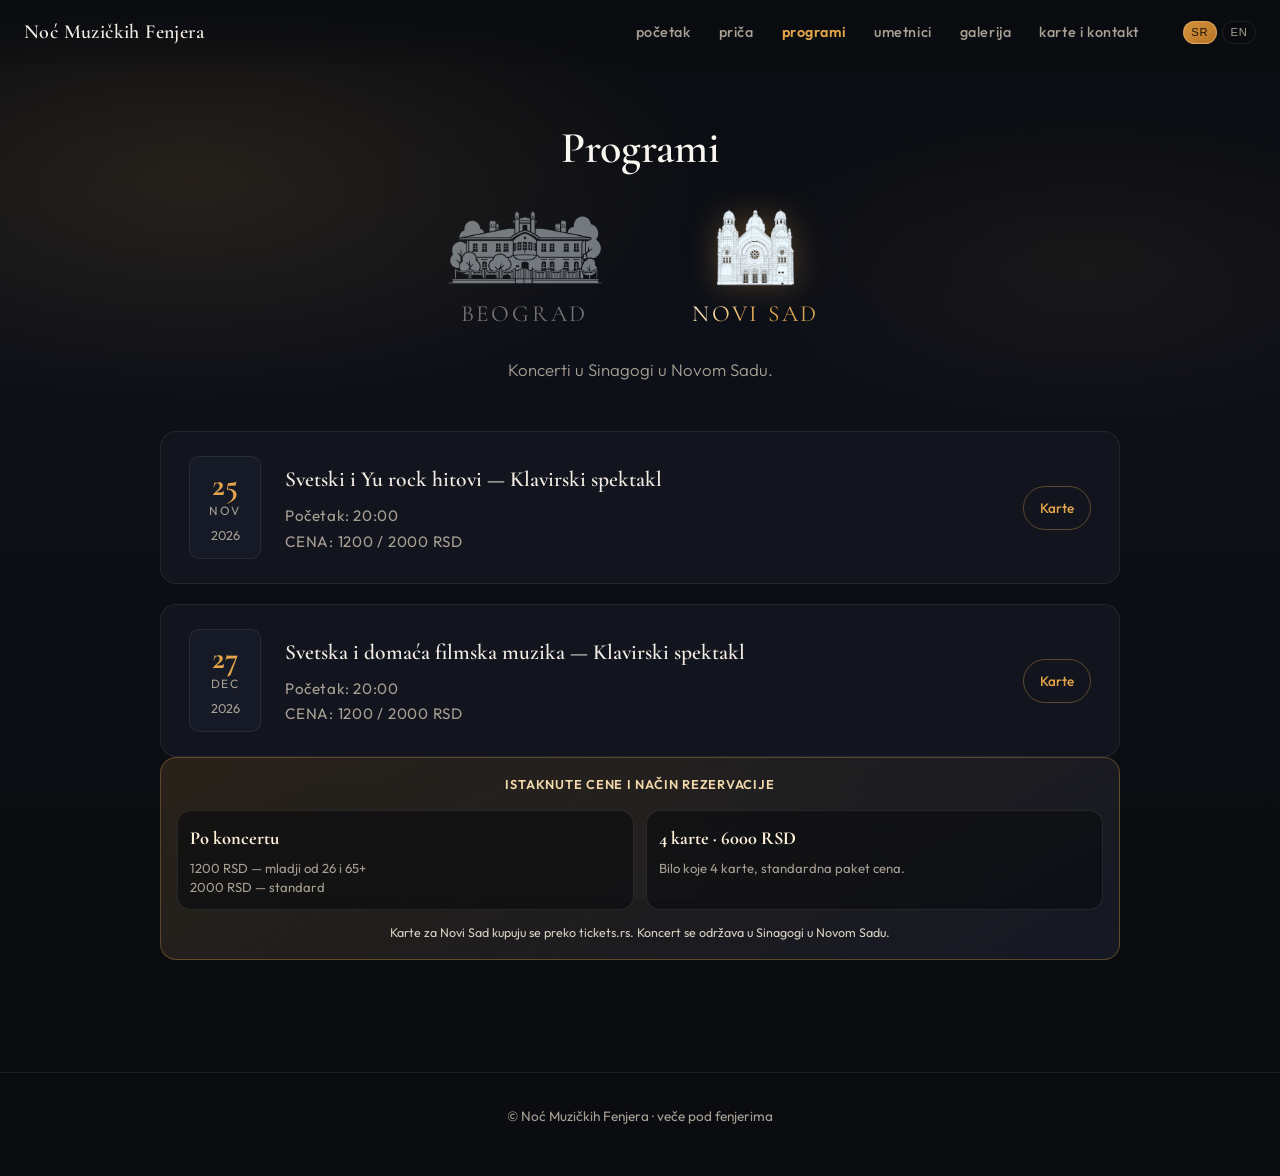
<file: programi-novi-sad.html>
<!DOCTYPE html>
<html lang="sr">
<head>
  <meta charset="UTF-8" />
  <meta name="viewport" content="width=device-width, initial-scale=1.0" />
  <meta name="referrer" content="strict-origin-when-cross-origin" />
  <meta name="description" content="Koncerti Noći Muzičkih Fenjera u Novom Sadu, u Sinagogi." data-i18n-sr="Koncerti Noći Muzičkih Fenjera u Novom Sadu, u Sinagogi." data-i18n-en="Night of Musical Lanterns concerts in Novi Sad, at the Synagogue." />
  <title>Novi Sad — Noć Muzičkih Fenjera</title>
  <link rel="preconnect" href="https://fonts.googleapis.com" />
  <link rel="preconnect" href="https://fonts.gstatic.com" crossorigin />
  <link href="https://fonts.googleapis.com/css2?family=Cormorant+Garamond:ital,wght@0,400;0,600;0,700;1,400&family=Outfit:wght@300;400;500;600&display=swap" rel="stylesheet" />
  <link rel="icon" href="favicon.svg" type="image/svg+xml" />
  <link rel="stylesheet" href="css/style.css" />
  <!-- Google tag (gtag.js) -->
  <script async src="https://www.googletagmanager.com/gtag/js?id=G-06BH31TTPN"></script>
  <script>
    window.dataLayer = window.dataLayer || [];
    function gtag() { dataLayer.push(arguments); }
    gtag("js", new Date());
    gtag("config", "G-06BH31TTPN");
  </script>
</head>
<body class="page" data-title-sr="Novi Sad — Noć Muzičkih Fenjera" data-title-en="Novi Sad — Night of Musical Lanterns">
  <div class="lantern-field" aria-hidden="true"></div>

  <header class="site-header">
    <a class="logo" href="index.html" data-i18n-sr="Noć Muzičkih Fenjera" data-i18n-en="Night of Musical Lanterns">Noć Muzičkih Fenjera</a>
    <button class="nav-toggle" type="button" aria-label="Meni" data-i18n-aria-label-sr="Meni" data-i18n-aria-label-en="Menu" aria-expanded="false">
      <span></span><span></span><span></span>
    </button>
    <nav class="site-nav" aria-label="Glavna navigacija" data-i18n-aria-label-sr="Glavna navigacija" data-i18n-aria-label-en="Main navigation">
      <a href="index.html" data-i18n-sr="Početak" data-i18n-en="Home">Početak</a>
      <a href="prica.html" data-i18n-sr="Priča" data-i18n-en="Story">Priča</a>
      <a href="programi.html" data-i18n-sr="Programi" data-i18n-en="Program">Programi</a>
      <a href="umetnici.html" data-i18n-sr="Umetnici" data-i18n-en="Artists">Umetnici</a>
      <a href="galerija.html" data-i18n-sr="Galerija" data-i18n-en="Gallery">Galerija</a>
      <a href="kontakt.html" data-i18n-sr="Karte i kontakt" data-i18n-en="Tickets & Contact">Karte i kontakt</a>
      <div class="lang-switch" aria-label="Language switcher">
        <button class="lang-switch__btn is-active" type="button" data-lang-switch="sr" aria-pressed="true">SR</button>
        <button class="lang-switch__btn" type="button" data-lang-switch="en" aria-pressed="false">EN</button>
      </div>
    </nav>
  </header>

  <main class="page-main">
    <section class="section section--concerts section--page-top">
      <div class="section__container">
        <h1 class="section__title" data-i18n-sr="Novi Sad" data-i18n-en="Novi Sad">Novi Sad</h1>
        <p class="section__intro" data-i18n-html-sr="Koncerti u Sinagogi u Novom Sadu." data-i18n-html-en="Concerts at the Synagogue in Novi Sad.">Koncerti u Sinagogi u Novom Sadu.</p>

        <ul class="concert-list concert-list--program">
          <li class="concert-card">
            <div class="concert-card__date">
              <span class="concert-card__day">25</span>
              <span class="concert-card__month" data-i18n-sr="nov" data-i18n-en="nov">nov</span>
              <span class="concert-card__year">2026</span>
            </div>
            <div class="concert-card__body">
              <h2 class="concert-card__heading" data-i18n-sr="Svetski i Yu rock hitovi — Klavirski spektakl" data-i18n-en="World and Yu rock hits — Piano spectacle">Svetski i Yu rock hitovi — Klavirski spektakl</h2>
              <p class="concert-card__time" data-i18n-sr="Početak: 20:00" data-i18n-en="Starts: 20:00">Početak: 20:00</p>
              <p class="concert-card__price" data-i18n-sr="Cena: 1200 / 2000 RSD" data-i18n-en="Price: 1200 / 2000 RSD">Cena: 1200 / 2000 RSD</p>
            </div>
            <a class="concert-card__cta" href="https://tickets.rs/event/noc_muzickih_fenjera_svetski_i_yu_rock_hitovi_klavirski_spektakl_28740" target="_blank" rel="noopener noreferrer" data-i18n-sr="Karte" data-i18n-en="Tickets">Karte</a>
          </li>
        </ul>
      </div>
    </section>
  </main>

  <footer class="site-footer">
    <p data-i18n-html-sr="© <span id='year'></span> Noć Muzičkih Fenjera · veče pod fenjerima" data-i18n-html-en="© <span id='year'></span> Night of Musical Lanterns · an evening under lanterns">© <span id="year"></span> Noć Muzičkih Fenjera · veče pod fenjerima</p>
  </footer>

  <script>location.replace("programi.html#novi-sad");</script>
</body>
</html>
</file>
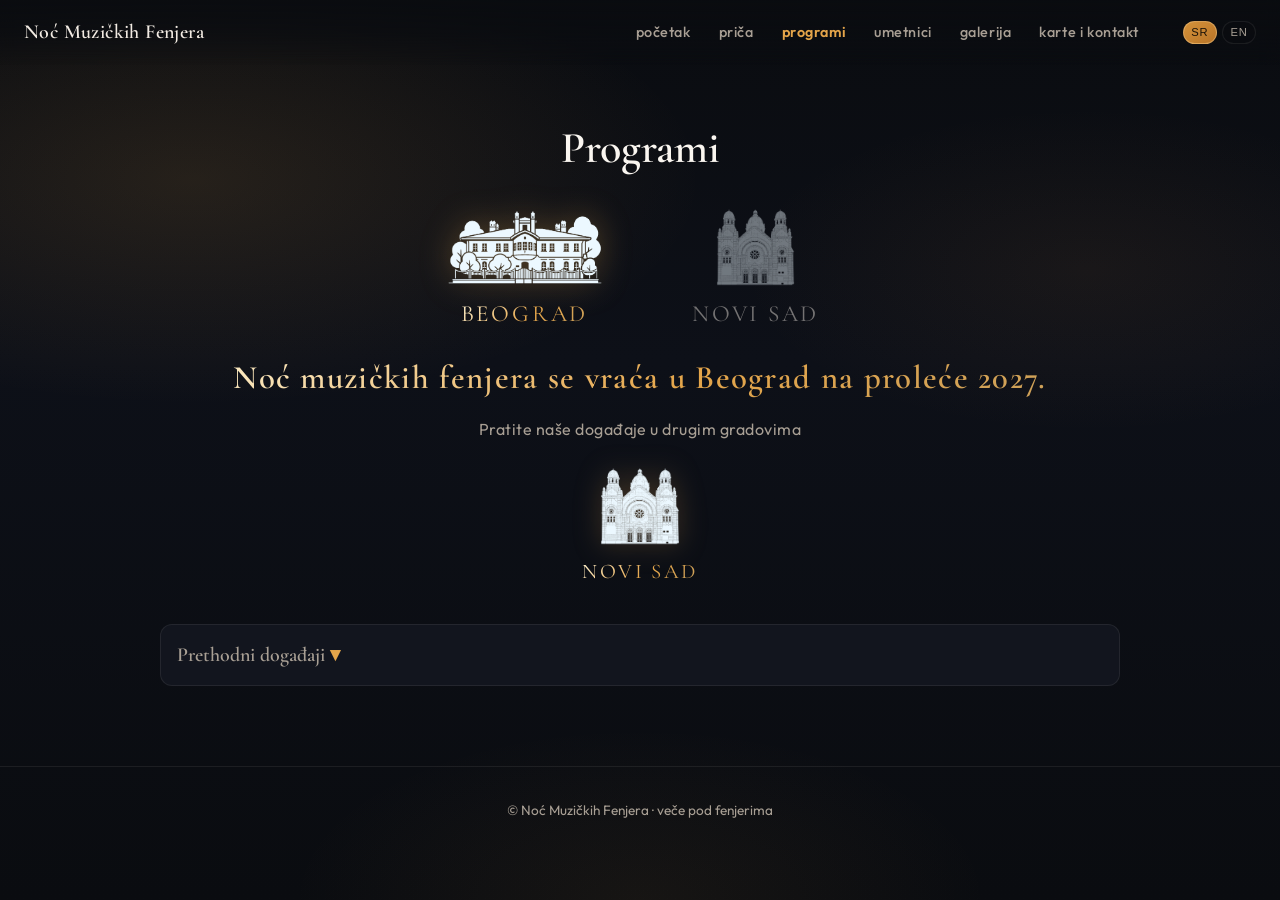
<file: programi.html>
<!DOCTYPE html>
<html lang="sr">
<head>
  <meta charset="UTF-8" />
  <meta name="viewport" content="width=device-width, initial-scale=1.0" />
  <meta name="referrer" content="strict-origin-when-cross-origin" />
  <meta name="description" content="Programi Noći Muzičkih Fenjera — datumi i naslovi koncerata 2026." data-i18n-sr="Programi Noći Muzičkih Fenjera — datumi i naslovi koncerata 2026." data-i18n-en="Program of Night of Musical Lanterns — concert dates and titles for 2026." />
  <title>Programi — Noć Muzičkih Fenjera</title>
  <link rel="preconnect" href="https://fonts.googleapis.com" />
  <link rel="preconnect" href="https://fonts.gstatic.com" crossorigin />
  <link href="https://fonts.googleapis.com/css2?family=Cormorant+Garamond:ital,wght@0,400;0,600;0,700;1,400&family=Outfit:wght@300;400;500;600&display=swap" rel="stylesheet" />
  <link rel="icon" href="favicon.svg" type="image/svg+xml" />
  <link rel="stylesheet" href="css/style.css" />
  <!-- Google tag (gtag.js) -->
  <script async src="https://www.googletagmanager.com/gtag/js?id=G-06BH31TTPN"></script>
  <script>
    window.dataLayer = window.dataLayer || [];
    function gtag() { dataLayer.push(arguments); }
    gtag("js", new Date());
    gtag("config", "G-06BH31TTPN");
  </script>
</head>
<body class="page" data-title-sr="Programi — Noć Muzičkih Fenjera" data-title-en="Program — Night of Musical Lanterns">
  <div class="lantern-field" aria-hidden="true"></div>

  <header class="site-header">
    <a class="logo" href="index.html" data-i18n-sr="Noć Muzičkih Fenjera" data-i18n-en="Night of Musical Lanterns">Noć Muzičkih Fenjera</a>
    <button class="nav-toggle" type="button" aria-label="Meni" data-i18n-aria-label-sr="Meni" data-i18n-aria-label-en="Menu" aria-expanded="false">
      <span></span><span></span><span></span>
    </button>
    <nav class="site-nav" aria-label="Glavna navigacija" data-i18n-aria-label-sr="Glavna navigacija" data-i18n-aria-label-en="Main navigation">
      <a href="index.html" data-i18n-sr="Početak" data-i18n-en="Home">Početak</a>
      <a href="prica.html" data-i18n-sr="Priča" data-i18n-en="Story">Priča</a>
      <a href="programi.html" aria-current="page" data-i18n-sr="Programi" data-i18n-en="Program">Programi</a>
      <a href="umetnici.html" data-i18n-sr="Umetnici" data-i18n-en="Artists">Umetnici</a>
      <a href="galerija.html" data-i18n-sr="Galerija" data-i18n-en="Gallery">Galerija</a>
      <a href="kontakt.html" data-i18n-sr="Karte i kontakt" data-i18n-en="Tickets & Contact">Karte i kontakt</a>
      <div class="lang-switch" aria-label="Language switcher">
        <button class="lang-switch__btn is-active" type="button" data-lang-switch="sr" aria-pressed="true">SR</button>
        <button class="lang-switch__btn" type="button" data-lang-switch="en" aria-pressed="false">EN</button>
      </div>
    </nav>
  </header>

  <main class="page-main">
    <section class="section section--concerts section--page-top">
      <div class="section__container">
        <h1 class="section__title" data-i18n-sr="Programi" data-i18n-en="Program">Programi</h1>
        <div class="city-switch" role="tablist" aria-label="Grad" data-i18n-aria-label-sr="Grad" data-i18n-aria-label-en="City">
          <button class="city-switch__btn is-active" type="button" role="tab" data-city="beograd" aria-selected="true">
            <img src="assets/images/venues/konak.png" alt="" />
            <span data-i18n-sr="Beograd" data-i18n-en="Belgrade">Beograd</span>
          </button>
          <button class="city-switch__btn" type="button" role="tab" data-city="novi-sad" aria-selected="false">
            <img src="assets/images/venues/sinagoga.png" alt="" />
            <span data-i18n-sr="Novi Sad" data-i18n-en="Novi Sad">Novi Sad</span>
          </button>
        </div>

        <p class="section__intro" data-city-copy="beograd" hidden></p>
        <p class="section__intro" data-city-copy="novi-sad" hidden data-i18n-html-sr="Koncerti u Sinagogi u Novom Sadu." data-i18n-html-en="Concerts at the Synagogue in Novi Sad.">Koncerti u Sinagogi u Novom Sadu.</p>

        <div class="city-panel" data-city-panel="beograd">
        <p class="city-return" data-i18n-sr="Noć muzičkih fenjera se vraća u Beograd na proleće 2027." data-i18n-en="Night of Musical Lanterns returns to Belgrade in spring 2027.">Noć muzičkih fenjera se vraća u Beograd na proleće 2027.</p>
        <p class="city-return__follow" data-i18n-sr="Pratite naše događaje u drugim gradovima" data-i18n-en="Follow our events in other cities">Pratite naše događaje u drugim gradovima</p>
        <div class="city-elsewhere">
          <button class="city-elsewhere__btn" type="button" data-city="novi-sad">
            <img src="assets/images/venues/sinagoga.png" alt="" />
            <span data-i18n-sr="Novi Sad" data-i18n-en="Novi Sad">Novi Sad</span>
          </button>
        </div>

        <details class="previous-events">
          <summary class="previous-events__toggle" data-i18n-sr="Prethodni događaji" data-i18n-en="Previous events">Prethodni događaji</summary>
          <ul class="concert-list concert-list--program previous-events__list">
            <li class="concert-card concert-card--dim">
              <div class="concert-card__date">
                <span class="concert-card__day">31</span>
                <span class="concert-card__month" data-i18n-sr="okt" data-i18n-en="oct">okt</span>
                <span class="concert-card__year">2026</span>
              </div>
              <div class="concert-card__body">
                <h2 class="concert-card__heading" data-i18n-sr="Muzički spektakl — Matthew Mayer i Matej Jovanović" data-i18n-en="Musical spectacle — Matthew Mayer and Matej Jovanović">Muzički spektakl — Matthew Mayer i Matej Jovanović</h2>
                <p class="concert-card__time" data-i18n-sr="Početak: 19:00" data-i18n-en="Starts: 19:00">Početak: 19:00</p>
                <p class="concert-card__price" data-i18n-sr="Cena: 1200 / 2000 RSD" data-i18n-en="Price: 1200 / 2000 RSD">Cena: 1200 / 2000 RSD</p>
              </div>
              <span class="concert-card__cta concert-card__cta--disabled" data-i18n-sr="Završeno" data-i18n-en="Past event">Završeno</span>
            </li>

            <li class="concert-card concert-card--dim">
              <div class="concert-card__date">
                <span class="concert-card__day">30</span>
                <span class="concert-card__month" data-i18n-sr="okt" data-i18n-en="oct">okt</span>
                <span class="concert-card__year">2026</span>
              </div>
              <div class="concert-card__body">
                <h2 class="concert-card__heading" data-i18n-sr="Veče Jugoslovenske Muzike" data-i18n-en="Yugoslav Music Evening">Veče Jugoslovenske Muzike</h2>
                <p data-i18n-sr="Yu filmski i rock hitovi" data-i18n-en="Yu film and rock hits">Yu filmski i rock hitovi</p>
                <p class="concert-card__time" data-i18n-sr="Početak: 19:00" data-i18n-en="Starts: 19:00">Početak: 19:00</p>
                <p class="concert-card__price" data-i18n-sr="Cena: 1200 / 2000 RSD" data-i18n-en="Price: 1200 / 2000 RSD">Cena: 1200 / 2000 RSD</p>
              </div>
              <span class="concert-card__cta concert-card__cta--disabled" data-i18n-sr="Završeno" data-i18n-en="Past event">Završeno</span>
            </li>

            <li class="concert-card concert-card--dim">
              <div class="concert-card__date">
                <span class="concert-card__day">28</span>
                <span class="concert-card__month" data-i18n-sr="okt" data-i18n-en="oct">okt</span>
                <span class="concert-card__year">2026</span>
              </div>
              <div class="concert-card__body">
                <h2 class="concert-card__heading" data-i18n-sr="Klavirsko Veče Anime Muzike" data-i18n-en="Piano Evening of Anime Music">Klavirsko Veče Anime Muzike</h2>
                <p data-i18n-sr="Misho Kandashvili" data-i18n-en="Misho Kandashvili">Misho Kandashvili</p>
                <p class="concert-card__time" data-i18n-sr="Početak: 19:00" data-i18n-en="Starts: 19:00">Početak: 19:00</p>
                <p class="concert-card__price" data-i18n-sr="Cena: 1200 / 2000 RSD" data-i18n-en="Price: 1200 / 2000 RSD">Cena: 1200 / 2000 RSD</p>
              </div>
              <span class="concert-card__cta concert-card__cta--disabled" data-i18n-sr="Završeno" data-i18n-en="Past event">Završeno</span>
            </li>

            <li class="concert-card concert-card--dim">
              <div class="concert-card__date">
                <span class="concert-card__day">24</span>
                <span class="concert-card__month" data-i18n-sr="okt" data-i18n-en="oct">okt</span>
                <span class="concert-card__year">2026</span>
              </div>
              <div class="concert-card__body">
                <h2 class="concert-card__heading" data-i18n-sr="Od klasike do roka — Violina i Klavir" data-i18n-en="From classics to rock — Violin and Piano">Od klasike do roka — Violina i Klavir</h2>
                <p data-i18n-sr="Edi Šiljak i Matej Jovanović" data-i18n-en="Edi Siljak and Matej Jovanovic">Edi Šiljak i Matej Jovanović</p>
                <p class="concert-card__time" data-i18n-sr="Početak: 19:00" data-i18n-en="Starts: 19:00">Početak: 19:00</p>
                <p class="concert-card__price" data-i18n-sr="Cena: 1200 / 2000 RSD" data-i18n-en="Price: 1200 / 2000 RSD">Cena: 1200 / 2000 RSD</p>
              </div>
              <span class="concert-card__cta concert-card__cta--disabled" data-i18n-sr="Završeno" data-i18n-en="Past event">Završeno</span>
            </li>

            <li class="concert-card concert-card--dim">
              <div class="concert-card__date">
                <span class="concert-card__day">23</span>
                <span class="concert-card__month" data-i18n-sr="okt" data-i18n-en="oct">okt</span>
                <span class="concert-card__year">2026</span>
              </div>
              <div class="concert-card__body">
                <h2 class="concert-card__heading" data-i18n-sr="Klavirski Spektakl — Svetska i domaća filmska muzika" data-i18n-en="Piano Spectacle — World and Serbian film music">Klavirski Spektakl — Svetska i domaća filmska muzika</h2>
                <p data-i18n-sr="Treće izvođenje filmskog programa" data-i18n-en="Third performance of the film program">Treće izvođenje filmskog programa</p>
                <p class="concert-card__time" data-i18n-sr="Početak: 19:00" data-i18n-en="Starts: 19:00">Početak: 19:00</p>
                <p class="concert-card__price" data-i18n-sr="Cena: 1200 / 2000 RSD" data-i18n-en="Price: 1200 / 2000 RSD">Cena: 1200 / 2000 RSD</p>
              </div>
              <span class="concert-card__cta concert-card__cta--disabled" data-i18n-sr="Završeno" data-i18n-en="Past event">Završeno</span>
            </li>

            <li class="concert-card concert-card--dim">
              <div class="concert-card__date">
                <span class="concert-card__day">16</span>
                <span class="concert-card__month" data-i18n-sr="okt" data-i18n-en="oct">okt</span>
                <span class="concert-card__year">2026</span>
              </div>
              <div class="concert-card__body">
                <h2 class="concert-card__heading" data-i18n-sr="Klavirsko Veče — Einaudi · Yiruma · Tiersen" data-i18n-en="Piano Evening — Einaudi · Yiruma · Tiersen">Klavirsko Veče — Einaudi · Yiruma · Tiersen</h2>
                <p data-i18n-sr="Savremena neoklasična klavirska muzika" data-i18n-en="Contemporary neoclassical piano music">Savremena neoklasična klavirska muzika</p>
                <p class="concert-card__time" data-i18n-sr="Početak: 19:00" data-i18n-en="Starts: 19:00">Početak: 19:00</p>
                <p class="concert-card__price" data-i18n-sr="Cena: 1200 / 2000 RSD" data-i18n-en="Price: 1200 / 2000 RSD">Cena: 1200 / 2000 RSD</p>
              </div>
              <span class="concert-card__cta concert-card__cta--disabled" data-i18n-sr="Završeno" data-i18n-en="Past event">Završeno</span>
            </li>

            <li class="concert-card concert-card--dim">
              <div class="concert-card__date">
                <span class="concert-card__day">07</span>
                <span class="concert-card__month" data-i18n-sr="okt" data-i18n-en="oct">okt</span>
                <span class="concert-card__year">2026</span>
              </div>
              <div class="concert-card__body">
                <h2 class="concert-card__heading" data-i18n-sr="Klavirski Spektakl — Svetski i Yu Rock hitovi" data-i18n-en="Piano Spectacle — World and Yu Rock hits">Klavirski Spektakl — Svetski i Yu Rock hitovi</h2>
                <p data-i18n-sr="Repriza jednog od najpopularnijih programa" data-i18n-en="Encore of one of our most popular programs">Repriza jednog od najpopularnijih programa</p>
                <p class="concert-card__time" data-i18n-sr="Početak: 19:00" data-i18n-en="Starts: 19:00">Početak: 19:00</p>
                <p class="concert-card__price" data-i18n-sr="Cena: 1200 / 2000 RSD" data-i18n-en="Price: 1200 / 2000 RSD">Cena: 1200 / 2000 RSD</p>
                <p class="concert-card__sold-out concert-card__sold-out--past" data-i18n-sr="RASPRODATO" data-i18n-en="SOLD OUT">RASPRODATO</p>
              </div>
              <span class="concert-card__cta concert-card__cta--disabled" data-i18n-sr="Rasprodato" data-i18n-en="Sold out">Rasprodato</span>
            </li>

            <li class="concert-card concert-card--dim">
              <div class="concert-card__date">
                <span class="concert-card__day">29</span>
                <span class="concert-card__month" data-i18n-sr="avg" data-i18n-en="aug">avg</span>
                <span class="concert-card__year">2026</span>
              </div>
              <div class="concert-card__body">
                <h2 class="concert-card__heading" data-i18n-sr="Jazz veče" data-i18n-en="Jazz evening">Jazz veče</h2>
                <p class="concert-card__time" data-i18n-sr="Početak: 19:00" data-i18n-en="Starts: 19:00">Početak: 19:00</p>
                <p class="concert-card__price" data-i18n-sr="Cena: 1200 / 2000 RSD" data-i18n-en="Price: 1200 / 2000 RSD">Cena: 1200 / 2000 RSD</p>
                <p class="concert-card__sold-out concert-card__sold-out--past" data-i18n-sr="RASPRODATO" data-i18n-en="SOLD OUT">RASPRODATO</p>
              </div>
              <span class="concert-card__cta concert-card__cta--disabled" data-i18n-sr="Rasprodato" data-i18n-en="Sold out">Rasprodato</span>
            </li>

            <li class="concert-card concert-card--dim">
              <div class="concert-card__date">
                <span class="concert-card__day">28</span>
                <span class="concert-card__month" data-i18n-sr="avg" data-i18n-en="aug">avg</span>
                <span class="concert-card__year">2026</span>
              </div>
              <div class="concert-card__body">
                <h2 class="concert-card__heading" data-i18n-sr="Klavirsko veče — pop i rock hitovi" data-i18n-en="Piano evening — pop and rock hits">Klavirsko veče — pop i rock hitovi</h2>
                <p class="concert-card__time" data-i18n-sr="Početak: 19:00" data-i18n-en="Starts: 19:00">Početak: 19:00</p>
                <p class="concert-card__price" data-i18n-sr="Cena: 1200 / 2000 RSD" data-i18n-en="Price: 1200 / 2000 RSD">Cena: 1200 / 2000 RSD</p>
                <p class="concert-card__sold-out concert-card__sold-out--past" data-i18n-sr="RASPRODATO" data-i18n-en="SOLD OUT">RASPRODATO</p>
              </div>
              <span class="concert-card__cta concert-card__cta--disabled" data-i18n-sr="Rasprodato" data-i18n-en="Sold out">Rasprodato</span>
            </li>

            <li class="concert-card concert-card--dim">
              <div class="concert-card__date">
                <span class="concert-card__day">23</span>
                <span class="concert-card__month" data-i18n-sr="avg" data-i18n-en="aug">avg</span>
                <span class="concert-card__year">2026</span>
              </div>
              <div class="concert-card__body">
                <h2 class="concert-card__heading" data-i18n-sr="Blues i Rock veče" data-i18n-en="Blues and Rock evening">Blues i Rock veče</h2>
                <p class="concert-card__time" data-i18n-sr="Početak: 19:00" data-i18n-en="Starts: 19:00">Početak: 19:00</p>
                <p class="concert-card__price" data-i18n-sr="Cena: 1200 / 2000 RSD" data-i18n-en="Price: 1200 / 2000 RSD">Cena: 1200 / 2000 RSD</p>
              </div>
              <span class="concert-card__cta concert-card__cta--disabled" data-i18n-sr="Završeno" data-i18n-en="Past event">Završeno</span>
            </li>

            <li class="concert-card concert-card--dim">
              <div class="concert-card__date">
                <span class="concert-card__day">22</span>
                <span class="concert-card__month" data-i18n-sr="avg" data-i18n-en="aug">avg</span>
                <span class="concert-card__year">2026</span>
              </div>
              <div class="concert-card__body">
                <h2 class="concert-card__heading" data-i18n-sr="Tango veče" data-i18n-en="Tango evening">Tango veče</h2>
                <p class="concert-card__time" data-i18n-sr="Početak: 19:00" data-i18n-en="Starts: 19:00">Početak: 19:00</p>
                <p class="concert-card__price" data-i18n-sr="Cena: 1200 / 2000 RSD" data-i18n-en="Price: 1200 / 2000 RSD">Cena: 1200 / 2000 RSD</p>
              </div>
              <span class="concert-card__cta concert-card__cta--disabled" data-i18n-sr="Završeno" data-i18n-en="Past event">Završeno</span>
            </li>

            <li class="concert-card concert-card--dim">
              <div class="concert-card__date">
                <span class="concert-card__day">30</span>
                <span class="concert-card__month" data-i18n-sr="jul" data-i18n-en="jul">jul</span>
                <span class="concert-card__year">2026</span>
              </div>
              <div class="concert-card__body">
                <h2 class="concert-card__heading" data-i18n-sr="YU Rock veče" data-i18n-en="YU Rock night">YU Rock veče</h2>
                <p data-i18n-sr="Matej Jovanović" data-i18n-en="Matej Jovanović">Matej Jovanović</p>
                <p class="concert-card__price" data-i18n-sr="Cena: 1200 / 2000 RSD" data-i18n-en="Price: 1200 / 2000 RSD">Cena: 1200 / 2000 RSD</p>
                <p class="concert-card__sold-out concert-card__sold-out--past" data-i18n-sr="RASPRODATO" data-i18n-en="SOLD OUT">RASPRODATO</p>
              </div>
              <span class="concert-card__cta concert-card__cta--disabled" data-i18n-sr="Rasprodato" data-i18n-en="Sold out">Rasprodato</span>
            </li>

            <li class="concert-card concert-card--dim">
              <div class="concert-card__date">
                <span class="concert-card__day">23</span>
                <span class="concert-card__month" data-i18n-sr="jul" data-i18n-en="jul">jul</span>
                <span class="concert-card__year">2026</span>
              </div>
              <div class="concert-card__body">
                <h2 class="concert-card__heading" data-i18n-sr="Svetska i domaća filmska muzika" data-i18n-en="World and Serbian film music">Svetska i domaća filmska muzika</h2>
                <p data-i18n-sr="Matej Jovanović" data-i18n-en="Matej Jovanović">Matej Jovanović</p>
                <p class="concert-card__price" data-i18n-sr="Cena: 1200 / 2000 RSD" data-i18n-en="Price: 1200 / 2000 RSD">Cena: 1200 / 2000 RSD</p>
                <p class="concert-card__sold-out concert-card__sold-out--past" data-i18n-sr="RASPRODATO" data-i18n-en="SOLD OUT">RASPRODATO</p>
              </div>
              <span class="concert-card__cta concert-card__cta--disabled" data-i18n-sr="Rasprodato" data-i18n-en="Sold out">Rasprodato</span>
            </li>

            <li class="concert-card concert-card--dim">
              <div class="concert-card__date">
                <span class="concert-card__day">10</span>
                <span class="concert-card__month" data-i18n-sr="jul" data-i18n-en="jul">jul</span>
                <span class="concert-card__year">2026</span>
              </div>
              <div class="concert-card__body">
                <h2 class="concert-card__heading" data-i18n-sr="Jazz pod zvezdama" data-i18n-en="Jazz under the stars">Jazz pod zvezdama</h2>
                <p data-i18n-sr="Veče džeza ispod otvorenog neba" data-i18n-en="An evening of jazz under the open sky">Veče džeza ispod otvorenog neba</p>
                <p class="concert-card__price" data-i18n-sr="Cena: 1200 / 2000 RSD" data-i18n-en="Price: 1200 / 2000 RSD">Cena: 1200 / 2000 RSD</p>
                <p class="concert-card__sold-out concert-card__sold-out--past" data-i18n-sr="RASPRODATO" data-i18n-en="SOLD OUT">RASPRODATO</p>
              </div>
              <span class="concert-card__cta concert-card__cta--disabled" data-i18n-sr="Rasprodato" data-i18n-en="Sold out">Rasprodato</span>
            </li>

            <li class="concert-card concert-card--dim">
              <div class="concert-card__date">
                <span class="concert-card__day">04</span>
                <span class="concert-card__month" data-i18n-sr="jul" data-i18n-en="jul">jul</span>
                <span class="concert-card__year">2026</span>
              </div>
              <div class="concert-card__body">
                <h2 class="concert-card__heading" data-i18n-sr="Meditativno Klavirsko Veče — Matthew Mayer USA" data-i18n-en="Meditative Piano Evening — Matthew Mayer USA">Meditativno Klavirsko Veče — Matthew Mayer USA</h2>
                <p data-i18n-sr="Internacionalno pijanističko gostovanje · dolazi direktno iz SAD" data-i18n-en="International piano guest performance · arriving directly from the USA">Internacionalno pijanističko gostovanje · dolazi direktno iz SAD</p>
                <p class="concert-card__price" data-i18n-sr="Cena: 1200 / 2000 RSD" data-i18n-en="Price: 1200 / 2000 RSD">Cena: 1200 / 2000 RSD</p>
              </div>
              <span class="concert-card__cta concert-card__cta--disabled" data-i18n-sr="Završeno" data-i18n-en="Past event">Završeno</span>
            </li>

            <li class="concert-card concert-card--dim">
              <div class="concert-card__date">
                <span class="concert-card__day">17</span>
                <span class="concert-card__month" data-i18n-sr="jun" data-i18n-en="jun">jun</span>
                <span class="concert-card__year">2026</span>
              </div>
              <div class="concert-card__body">
                <h2 class="concert-card__heading" data-i18n-sr="Muzički spektakl" data-i18n-en="Musical spectacle">Muzički spektakl</h2>
                <p data-i18n-sr="Matej Jovanović" data-i18n-en="Matej Jovanović">Matej Jovanović</p>
                <p class="concert-card__price" data-i18n-sr="Cena: 1200 / 2000 RSD" data-i18n-en="Price: 1200 / 2000 RSD">Cena: 1200 / 2000 RSD</p>
                <p class="concert-card__sold-out concert-card__sold-out--past" data-i18n-sr="RASPRODATO" data-i18n-en="SOLD OUT">RASPRODATO</p>
              </div>
              <span class="concert-card__cta concert-card__cta--disabled" data-i18n-sr="Rasprodato" data-i18n-en="Sold out">Rasprodato</span>
            </li>

            <li class="concert-card concert-card--dim">
              <div class="concert-card__date">
                <span class="concert-card__day">12</span>
                <span class="concert-card__month" data-i18n-sr="jun" data-i18n-en="jun">jun</span>
                <span class="concert-card__year">2026</span>
              </div>
              <div class="concert-card__body">
                <h2 class="concert-card__heading" data-i18n-sr="World &amp; YU Rock Classics" data-i18n-en="World &amp; YU Rock Classics">World &amp; YU Rock Classics</h2>
                <p data-i18n-sr="Matej Jovanović" data-i18n-en="Matej Jovanović">Matej Jovanović</p>
                <p class="concert-card__price" data-i18n-sr="Cena: 1200 / 2000 RSD" data-i18n-en="Price: 1200 / 2000 RSD">Cena: 1200 / 2000 RSD</p>
                <p class="concert-card__sold-out concert-card__sold-out--past" data-i18n-sr="RASPRODATO" data-i18n-en="SOLD OUT">RASPRODATO</p>
              </div>
              <span class="concert-card__cta concert-card__cta--disabled" data-i18n-sr="Rasprodato" data-i18n-en="Sold out">Rasprodato</span>
            </li>

            <li class="concert-card concert-card--dim">
              <div class="concert-card__date">
                <span class="concert-card__day">05</span>
                <span class="concert-card__month" data-i18n-sr="jun" data-i18n-en="jun">jun</span>
                <span class="concert-card__year">2026</span>
              </div>
              <div class="concert-card__body">
                <h2 class="concert-card__heading" data-i18n-sr="Svetska i domaća filmska muzika" data-i18n-en="World and Serbian film music">Svetska i domaća filmska muzika</h2>
                <p>Matej Jovanović</p>
                <p class="concert-card__price" data-i18n-sr="Cena: 1200 / 2000 RSD" data-i18n-en="Price: 1200 / 2000 RSD">Cena: 1200 / 2000 RSD</p>
                <p class="concert-card__sold-out concert-card__sold-out--past" data-i18n-sr="RASPRODATO" data-i18n-en="SOLD OUT">RASPRODATO</p>
              </div>
              <span class="concert-card__cta concert-card__cta--disabled" data-i18n-sr="Rasprodato" data-i18n-en="Sold out">Rasprodato</span>
            </li>

            <li class="concert-card concert-card--dim">
              <div class="concert-card__date">
                <span class="concert-card__day">31</span>
                <span class="concert-card__month" data-i18n-sr="maj" data-i18n-en="may">maj</span>
                <span class="concert-card__year">2026</span>
              </div>
              <div class="concert-card__body">
                <h2 class="concert-card__heading" data-i18n-sr="Matthew Mayer &amp; Matej Jovanović — Spektakl" data-i18n-en="Matthew Mayer &amp; Matej Jovanović — Spectacle">Matthew Mayer &amp; Matej Jovanović — Spektakl</h2>
                <p data-i18n-sr="Veče zajedničke scene · Matthew dolazi direktno iz SAD" data-i18n-en="A shared stage evening · Matthew arrives directly from the USA">Veče zajedničke scene · Matthew dolazi direktno iz SAD</p>
                <p class="concert-card__price" data-i18n-sr="Cena: 1200 / 2000 RSD" data-i18n-en="Price: 1200 / 2000 RSD">Cena: 1200 / 2000 RSD</p>
              </div>
              <span class="concert-card__cta concert-card__cta--disabled" data-i18n-sr="Završeno" data-i18n-en="Past event">Završeno</span>
            </li>

            <li class="concert-card concert-card--dim">
              <div class="concert-card__date">
                <span class="concert-card__day">30</span>
                <span class="concert-card__month" data-i18n-sr="maj" data-i18n-en="may">maj</span>
                <span class="concert-card__year">2026</span>
              </div>
              <div class="concert-card__body">
                <h2 class="concert-card__heading" data-i18n-sr="Matthew Mayer &amp; Matej Jovanović — Spektakl" data-i18n-en="Matthew Mayer &amp; Matej Jovanović — Spectacle">Matthew Mayer &amp; Matej Jovanović — Spektakl</h2>
                <p data-i18n-sr="Veče zajedničke scene · Matthew dolazi direktno iz SAD" data-i18n-en="A shared stage evening · Matthew arrives directly from the USA">Veče zajedničke scene · Matthew dolazi direktno iz SAD</p>
                <p class="concert-card__price" data-i18n-sr="Cena: 1200 / 2000 RSD" data-i18n-en="Price: 1200 / 2000 RSD">Cena: 1200 / 2000 RSD</p>
              </div>
              <span class="concert-card__cta concert-card__cta--disabled" data-i18n-sr="Završeno" data-i18n-en="Past event">Završeno</span>
            </li>
          </ul>
        </details>
        </div>

        <div class="city-panel" data-city-panel="novi-sad" hidden>
          <ul class="concert-list concert-list--program">
            <li class="concert-card">
              <div class="concert-card__date">
                <span class="concert-card__day">25</span>
                <span class="concert-card__month" data-i18n-sr="nov" data-i18n-en="nov">nov</span>
                <span class="concert-card__year">2026</span>
              </div>
              <div class="concert-card__body">
                <h2 class="concert-card__heading" data-i18n-sr="Svetski i Yu rock hitovi — Klavirski spektakl" data-i18n-en="World and Yu rock hits — Piano spectacle">Svetski i Yu rock hitovi — Klavirski spektakl</h2>
                <p class="concert-card__time" data-i18n-sr="Početak: 20:00" data-i18n-en="Starts: 20:00">Početak: 20:00</p>
                <p class="concert-card__price" data-i18n-sr="Cena: 1200 / 2000 RSD" data-i18n-en="Price: 1200 / 2000 RSD">Cena: 1200 / 2000 RSD</p>
              </div>
              <a class="concert-card__cta" href="https://tickets.rs/event/noc_muzickih_fenjera_svetski_i_yu_rock_hitovi_klavirski_spektakl_28740" target="_blank" rel="noopener noreferrer" data-i18n-sr="Karte" data-i18n-en="Tickets">Karte</a>
            </li>

            <li class="concert-card">
              <div class="concert-card__date">
                <span class="concert-card__day">27</span>
                <span class="concert-card__month" data-i18n-sr="dec" data-i18n-en="dec">dec</span>
                <span class="concert-card__year">2026</span>
              </div>
              <div class="concert-card__body">
                <h2 class="concert-card__heading" data-i18n-sr="Svetska i domaća filmska muzika — Klavirski spektakl" data-i18n-en="World and Serbian film music — Piano spectacle">Svetska i domaća filmska muzika — Klavirski spektakl</h2>
                <p class="concert-card__time" data-i18n-sr="Početak: 20:00" data-i18n-en="Starts: 20:00">Početak: 20:00</p>
                <p class="concert-card__price" data-i18n-sr="Cena: 1200 / 2000 RSD" data-i18n-en="Price: 1200 / 2000 RSD">Cena: 1200 / 2000 RSD</p>
              </div>
              <a class="concert-card__cta" href="https://tickets.rs/event/noc_muzickih_fenjera_svetska_i_domaca_filmska_muzika_klavirski_spektakl_29663" target="_blank" rel="noopener noreferrer" data-i18n-sr="Karte" data-i18n-en="Tickets">Karte</a>
            </li>
          </ul>
          <div class="pricing-strip">
            <p class="pricing-strip__lead" data-i18n-sr="Istaknute cene i način rezervacije" data-i18n-en="Highlighted prices and reservation method">Istaknute cene i način rezervacije</p>
            <div class="pricing-strip__grid">
              <article class="pricing-pill">
                <h2 data-i18n-sr="Po koncertu" data-i18n-en="Per concert">Po koncertu</h2>
                <p data-i18n-sr="1200 RSD — mladji od 26 i 65+" data-i18n-en="1200 RSD — under 26 and 65+">1200 RSD — mladji od 26 i 65+</p>
                <p data-i18n-sr="2000 RSD — standard" data-i18n-en="2000 RSD — standard">2000 RSD — standard</p>
              </article>
              <article class="pricing-pill">
                <h2 data-i18n-sr="4 karte · 6000 RSD" data-i18n-en="4 tickets · 6000 RSD">4 karte · 6000 RSD</h2>
                <p data-i18n-sr="Bilo koje 4 karte, standardna paket cena." data-i18n-en="Any 4 tickets, standard package price.">Bilo koje 4 karte, standardna paket cena.</p>
              </article>
            </div>
            <p class="pricing-strip__note" data-i18n-sr="Karte za Novi Sad kupuju se preko tickets.rs. Koncert se održava u Sinagogi u Novom Sadu." data-i18n-en="Novi Sad tickets are bought via tickets.rs. The concert is held at the Synagogue in Novi Sad.">Karte za Novi Sad kupuju se preko tickets.rs. Koncert se održava u Sinagogi u Novom Sadu.</p>
          </div>
        </div>
      </div>
    </section>
  </main>

  <footer class="site-footer">
    <p data-i18n-html-sr="© <span id='year'></span> Noć Muzičkih Fenjera · veče pod fenjerima" data-i18n-html-en="© <span id='year'></span> Night of Musical Lanterns · an evening under lanterns">© <span id="year"></span> Noć Muzičkih Fenjera · veče pod fenjerima</p>
  </footer>

  <script src="js/main.js?v=bg-return"></script>
</body>
</html>
</file>
<file: css/style.css>
/* Noć Muzičkih Fenjera — atmosferski večernji koncert */

:root {
  --bg-deep: #0a0c10;
  --bg-elevated: #12151e;
  --bg-card: #161a26;
  --text: #f2ebe3;
  --text-muted: #a89f94;
  --accent: #e4a54a;
  --accent-soft: rgba(228, 165, 74, 0.15);
  --accent-glow: rgba(228, 165, 74, 0.45);
  --line: rgba(242, 235, 227, 0.08);
  --font-display: "Cormorant Garamond", Georgia, serif;
  --font-ui: "Outfit", system-ui, sans-serif;
  --ease: cubic-bezier(0.4, 0, 0.2, 1);
}

*,
*::before,
*::after {
  box-sizing: border-box;
}

html {
  scroll-behavior: smooth;
  overflow-x: hidden;
  max-width: 100%;
}

body {
  margin: 0;
  min-height: 100vh;
  font-family: var(--font-ui);
  font-weight: 400;
  font-size: 1.05rem;
  line-height: 1.65;
  color: var(--text);
  background: var(--bg-deep);
  max-width: 100%;
  overflow-x: hidden;
}

a {
  color: var(--accent);
  text-decoration: none;
  transition: color 0.2s var(--ease), opacity 0.2s var(--ease);
}

a:hover {
  color: #f0c56e;
}

/* Ambient lantern field */
.lantern-field {
  pointer-events: none;
  position: fixed;
  inset: 0;
  z-index: 0;
  background:
    radial-gradient(ellipse 80% 50% at 15% 20%, rgba(228, 165, 74, 0.12), transparent 50%),
    radial-gradient(ellipse 60% 40% at 85% 30%, rgba(180, 120, 60, 0.08), transparent 45%),
    radial-gradient(ellipse 50% 35% at 50% 100%, rgba(228, 165, 74, 0.06), transparent 55%),
    linear-gradient(180deg, #0a0c10 0%, #0d1018 40%, #0a0c10 100%);
}

/* Header */
.site-header {
  position: fixed;
  top: 0;
  left: 0;
  right: 0;
  z-index: 100;
  display: flex;
  align-items: center;
  justify-content: space-between;
  padding: 1rem 1.5rem;
  background: linear-gradient(to bottom, rgba(10, 12, 16, 0.92), rgba(10, 12, 16, 0.65), transparent);
  backdrop-filter: blur(8px);
}

.logo {
  font-family: var(--font-display);
  font-size: 1.25rem;
  font-weight: 600;
  letter-spacing: 0.02em;
  color: var(--text);
}

.logo:hover {
  color: var(--accent);
}

.site-nav {
  display: flex;
  gap: 1.75rem;
}

.lang-switch {
  display: inline-flex;
  align-items: center;
  gap: 0.35rem;
  margin-left: 1rem;
}

.lang-switch__btn {
  border: 1px solid var(--line);
  background: rgba(10, 12, 16, 0.7);
  color: var(--text-muted);
  font-size: 0.7rem;
  letter-spacing: 0.08em;
  text-transform: uppercase;
  padding: 0.3rem 0.45rem;
  border-radius: 999px;
  cursor: pointer;
}

.lang-switch__btn:hover {
  color: var(--text);
  border-color: rgba(228, 165, 74, 0.35);
}

.lang-switch__btn.is-active {
  color: #1a1208;
  border-color: rgba(255, 220, 160, 0.35);
  background: linear-gradient(145deg, #d4923a, #b87428);
}

.site-nav a {
  font-size: 0.9rem;
  font-weight: 500;
  color: var(--text-muted);
  letter-spacing: 0.04em;
  text-transform: lowercase;
}

.site-nav a:hover {
  color: var(--text);
}

.site-nav a[aria-current="page"] {
  color: var(--accent);
  font-weight: 600;
}

.nav-toggle {
  display: none;
  flex-direction: column;
  justify-content: center;
  gap: 6px;
  width: 44px;
  height: 44px;
  padding: 0;
  border: none;
  background: transparent;
  cursor: pointer;
}

.nav-toggle span {
  display: block;
  width: 22px;
  height: 2px;
  background: var(--text);
  border-radius: 1px;
  transition: transform 0.3s var(--ease), opacity 0.3s;
}

.site-header.is-open .nav-toggle span:nth-child(1) {
  transform: translateY(8px) rotate(45deg);
}

.site-header.is-open .nav-toggle span:nth-child(2) {
  opacity: 0;
}

.site-header.is-open .nav-toggle span:nth-child(3) {
  transform: translateY(-8px) rotate(-45deg);
}

@media (max-width: 768px) {
  /*
   * backdrop-filter na headeru pravi containing block — fixed .site-nav
   * ostaje u okviru uske trake headera i „seče“ meni (vidljiva ~3 stavke).
   * Na mobilnom uklanjamo blur i dajemo čvrstu pozadinu.
   */
  .site-header {
    backdrop-filter: none;
    background: rgba(10, 12, 16, 0.97);
  }

  .logo {
    position: relative;
    z-index: 102;
  }

  .nav-toggle {
    display: flex;
    z-index: 102;
    position: relative;
  }

  .site-nav {
    position: fixed;
    top: 0;
    left: 0;
    right: 0;
    bottom: 0;
    width: 100%;
    min-height: 100vh;
    min-height: 100dvh;
    flex-direction: column;
    justify-content: center;
    align-items: center;
    gap: 1.75rem;
    padding: max(5.5rem, env(safe-area-inset-top, 0px)) 1.5rem max(2rem, env(safe-area-inset-bottom, 0px));
    box-sizing: border-box;
    background: var(--bg-deep);
    opacity: 0;
    visibility: hidden;
    pointer-events: none;
    transition: opacity 0.3s var(--ease), visibility 0.3s;
    z-index: 101;
    overflow-y: auto;
    -webkit-overflow-scrolling: touch;
  }

  .lang-switch {
    margin-left: 0;
    margin-top: 1.25rem;
  }

  .site-header.is-open .site-nav {
    opacity: 1;
    visibility: visible;
    pointer-events: auto;
  }

  .site-nav a {
    font-size: 1.25rem;
    color: var(--text);
    flex-shrink: 0;
  }
}

/* Hero */
main {
  position: relative;
  z-index: 1;
}

.hero {
  min-height: 100vh;
  display: flex;
  flex-direction: column;
  align-items: center;
  justify-content: center;
  padding: 6rem 1.5rem 4rem;
  text-align: center;
}

.hero__inner {
  max-width: 42rem;
}

.hero__eyebrow {
  font-family: var(--font-display);
  font-style: italic;
  font-size: 1.15rem;
  color: var(--accent);
  margin: 0 0 0.75rem;
  letter-spacing: 0.06em;
}

.hero__title {
  font-family: var(--font-display);
  font-size: clamp(2.75rem, 8vw, 4.25rem);
  font-weight: 600;
  line-height: 1.1;
  margin: 0 0 1.25rem;
  background: linear-gradient(135deg, #fff8f0 0%, #e8d5c4 45%, #c9a87c 100%);
  -webkit-background-clip: text;
  -webkit-text-fill-color: transparent;
  background-clip: text;
  filter: drop-shadow(0 0 40px rgba(228, 165, 74, 0.2));
}

.hero__lead {
  margin: 0 0 2rem;
  color: var(--text-muted);
  font-weight: 300;
  font-size: 1.1rem;
  line-height: 1.75;
}

.hero__actions {
  display: flex;
  flex-wrap: wrap;
  gap: 1rem;
  justify-content: center;
}

.btn {
  display: inline-flex;
  align-items: center;
  justify-content: center;
  padding: 0.85rem 1.75rem;
  font-family: var(--font-ui);
  font-size: 0.9rem;
  font-weight: 500;
  letter-spacing: 0.06em;
  text-transform: lowercase;
  border-radius: 999px;
  border: 1px solid transparent;
  cursor: pointer;
  transition: background 0.25s var(--ease), border-color 0.25s, box-shadow 0.25s, color 0.25s;
}

.btn--primary {
  background: linear-gradient(145deg, #d4923a, #b87428);
  color: #1a1208;
  border-color: rgba(255, 220, 160, 0.35);
  box-shadow: 0 0 0 1px rgba(228, 165, 74, 0.25), 0 12px 40px rgba(0, 0, 0, 0.35);
}

.btn--primary:hover {
  background: linear-gradient(145deg, #e0a24a, #c88230);
  color: #1a1208;
  box-shadow: 0 0 30px var(--accent-glow);
}

.btn--ghost {
  background: transparent;
  color: var(--text);
  border-color: var(--line);
}

.btn--ghost:hover {
  border-color: rgba(228, 165, 74, 0.4);
  color: var(--accent);
}

.btn--wide {
  width: 100%;
}

.hero__scroll-hint {
  margin-top: auto;
  padding-top: 4rem;
  font-size: 0.7rem;
  letter-spacing: 0.35em;
  text-transform: uppercase;
  color: var(--text-muted);
  opacity: 0.5;
  animation: pulse-hint 3s ease-in-out infinite;
}

@keyframes pulse-hint {
  0%,
  100% {
    opacity: 0.35;
  }
  50% {
    opacity: 0.65;
  }
}

/* Sections */
.section {
  padding: 5rem 1.5rem;
}

.section__container {
  max-width: 960px;
  margin: 0 auto;
}

.section__container--narrow {
  max-width: 520px;
}

.section__container--contact-form {
  max-width: 880px;
}

.section__title {
  font-family: var(--font-display);
  font-size: clamp(2rem, 4vw, 2.75rem);
  font-weight: 600;
  text-align: center;
  margin: 0 0 1rem;
  color: #faf6f0;
}

.section__intro {
  text-align: center;
  color: var(--text-muted);
  max-width: 36rem;
  margin: 0 auto 3rem;
  font-weight: 300;
}

.section--story {
  background: linear-gradient(180deg, transparent, rgba(18, 21, 30, 0.6) 20%, rgba(18, 21, 30, 0.6) 80%, transparent);
}

.event-flow {
  max-width: 42rem;
  margin: 0 auto 3rem;
  padding: 1.75rem 1.5rem 1.85rem;
  background: var(--bg-card);
  border: 1px solid var(--line);
  border-radius: 14px;
  box-shadow: 0 18px 40px rgba(0, 0, 0, 0.25);
}

.event-flow__title {
  font-family: var(--font-display);
  font-size: clamp(1.35rem, 2.5vw, 1.65rem);
  font-weight: 600;
  text-align: center;
  margin: 0 0 1.5rem;
  color: #faf6f0;
}

.event-flow__list {
  list-style: none;
  margin: 0;
  padding: 0;
  display: flex;
  flex-direction: column;
  gap: 1.4rem;
}

.event-flow__step {
  margin: 0;
  padding-bottom: 1.25rem;
  border-bottom: 1px solid var(--line);
}

.event-flow__step:last-child {
  padding-bottom: 0;
  border-bottom: none;
}

.event-flow__label {
  display: block;
  font-size: 0.72rem;
  letter-spacing: 0.16em;
  text-transform: uppercase;
  color: var(--accent);
  margin-bottom: 0.45rem;
  font-weight: 600;
}

.event-flow__text {
  margin: 0;
  color: var(--text-muted);
  font-weight: 300;
  line-height: 1.68;
  font-size: 1.02rem;
}

.story__grid {
  display: grid;
  gap: 1.5rem;
}

@media (min-width: 768px) {
  .story__grid {
    grid-template-columns: 1fr 1.1fr 1fr;
    align-items: start;
  }
}

.story__block {
  padding: 1.75rem;
  background: var(--bg-card);
  border: 1px solid var(--line);
  border-radius: 12px;
}

.story__block h2,
.story__block h3 {
  font-family: var(--font-display);
  font-size: 1.35rem;
  font-weight: 600;
  margin: 0 0 0.75rem;
  color: var(--accent);
}

.story__block p {
  margin: 0;
  color: var(--text-muted);
  font-weight: 300;
}

.story__block--accent {
  background: linear-gradient(160deg, var(--accent-soft), transparent 70%);
  border-color: rgba(228, 165, 74, 0.2);
}

.story__block--accent blockquote {
  margin: 0;
  font-family: var(--font-display);
  font-size: 1.2rem;
  font-style: italic;
  line-height: 1.55;
  color: #e8dfd4;
}

/* Concerts */
.section--concerts {
  padding-top: 3rem;
}

.pricing-strip {
  margin: 0 auto 2rem;
  padding: 1rem;
  border: 1px solid rgba(228, 165, 74, 0.32);
  border-radius: 16px;
  background: linear-gradient(150deg, rgba(228, 165, 74, 0.14), rgba(22, 26, 38, 0.92));
}

.pricing-strip__lead {
  margin: 0 0 0.9rem;
  text-align: center;
  letter-spacing: 0.06em;
  text-transform: uppercase;
  font-size: 0.8rem;
  color: #f3d9ac;
  font-weight: 600;
}

.pricing-strip__grid {
  display: grid;
  grid-template-columns: repeat(auto-fit, minmax(160px, 1fr));
  gap: 0.7rem;
}

.pricing-pill {
  padding: 0.75rem;
  border-radius: 14px;
  border: 1px solid rgba(242, 235, 227, 0.1);
  background: rgba(10, 12, 16, 0.62);
}

.pricing-pill h2 {
  margin: 0 0 0.35rem;
  font-family: var(--font-display);
  font-size: 1.15rem;
  color: #fff2dc;
}

.pricing-pill p {
  margin: 0;
  color: var(--text-muted);
  font-size: 0.82rem;
  line-height: 1.45;
}

.pricing-pill--accent {
  border-color: rgba(228, 165, 74, 0.45);
  background: rgba(228, 165, 74, 0.12);
}

.pricing-strip__note {
  margin: 0.8rem 0 0;
  text-align: center;
  color: #d7cfc2;
  font-size: 0.78rem;
}

.concert-list {
  list-style: none;
  margin: 0;
  padding: 0;
  display: flex;
  flex-direction: column;
  gap: 1.25rem;
}

.concert-card {
  display: grid;
  grid-template-columns: auto 1fr auto;
  gap: 1.5rem;
  align-items: center;
  padding: 1.5rem 1.75rem;
  background: var(--bg-elevated);
  border: 1px solid var(--line);
  border-radius: 16px;
  transition: border-color 0.25s var(--ease), box-shadow 0.25s;
}

.concert-card:hover {
  border-color: rgba(228, 165, 74, 0.25);
  box-shadow: 0 20px 50px rgba(0, 0, 0, 0.35);
}

.concert-card--dim {
  opacity: 0.85;
}

.concert-card__date {
  display: flex;
  flex-direction: column;
  align-items: center;
  min-width: 4.5rem;
  padding: 0.75rem 0.5rem;
  background: var(--bg-card);
  border-radius: 10px;
  border: 1px solid var(--line);
}

.concert-card__day {
  font-family: var(--font-display);
  font-size: 2rem;
  font-weight: 700;
  line-height: 1;
  color: var(--accent);
}

.concert-card__month {
  font-size: 0.75rem;
  text-transform: uppercase;
  letter-spacing: 0.12em;
  color: var(--text-muted);
}

.concert-card__year {
  font-size: 0.8rem;
  color: var(--text-muted);
  margin-top: 0.25rem;
}

.concert-card__body h2,
.concert-card__body h3,
.concert-card__heading {
  font-family: var(--font-display);
  font-size: 1.35rem;
  font-weight: 600;
  margin: 0 0 0.35rem;
}

.concert-card__body p {
  margin: 0;
  color: var(--text-muted);
  font-size: 0.95rem;
}

.concert-card__price {
  margin-top: 0.5rem;
  color: #f1ddba;
  font-size: 0.78rem;
  letter-spacing: 0.05em;
  text-transform: uppercase;
}

.concert-card__time {
  margin-top: 0.35rem;
  color: var(--accent);
  font-size: 0.82rem;
  letter-spacing: 0.04em;
}

.concert-card__capacity {
  margin: 0.4rem 0 0;
  color: #f3d6a1;
  font-size: 0.8rem;
  font-weight: 600;
}

.concert-card__tag {
  display: inline-block;
  margin-top: 0.75rem;
  font-size: 0.75rem;
  letter-spacing: 0.06em;
  text-transform: uppercase;
  color: var(--accent);
  opacity: 0.9;
}

.concert-card__cta {
  white-space: nowrap;
  font-size: 0.85rem;
  font-weight: 500;
  padding: 0.6rem 1rem;
  border-radius: 999px;
  border: 1px solid rgba(228, 165, 74, 0.35);
  color: var(--accent);
}

.concert-card__cta:hover {
  background: var(--accent-soft);
  color: #f0c56e;
}

@media (max-width: 640px) {
  .concert-card {
    grid-template-columns: 1fr;
    text-align: center;
  }

  .concert-card__date {
    flex-direction: row;
    gap: 0.5rem;
    justify-content: center;
  }

  .concert-card__cta {
    justify-self: center;
  }
}

/* Artists */
.section--artists {
  background: linear-gradient(180deg, transparent, rgba(15, 18, 26, 0.5) 30%, transparent);
}

.artist-grid {
  display: grid;
  grid-template-columns: repeat(auto-fit, minmax(260px, 1fr));
  gap: 1.5rem;
}

.artist-card {
  padding: 0;
  background: var(--bg-card);
  border: 1px solid var(--line);
  border-radius: 16px;
  overflow: hidden;
  transition: transform 0.3s var(--ease), border-color 0.3s;
}

.artist-card:hover {
  transform: translateY(-4px);
  border-color: rgba(228, 165, 74, 0.2);
}

.artist-card__visual {
  height: 160px;
  background:
    linear-gradient(145deg, rgba(228, 165, 74, 0.25), transparent 60%),
    radial-gradient(circle at 30% 70%, rgba(200, 150, 80, 0.3), transparent 50%),
    #1a1e2a;
}

.artist-card__visual--2 {
  background:
    linear-gradient(200deg, rgba(100, 120, 160, 0.35), transparent 55%),
    radial-gradient(circle at 70% 40%, rgba(228, 165, 74, 0.15), transparent 45%),
    #1a1e2a;
}

.artist-card__visual--3 {
  background:
    linear-gradient(90deg, rgba(228, 165, 74, 0.2), transparent),
    linear-gradient(0deg, #1f2433, #12151e);
}

.artist-card h3 {
  font-family: var(--font-display);
  font-size: 1.5rem;
  margin: 1rem 1.25rem 0.25rem;
}

.artist-card__role {
  margin: 0 1.25rem 0.75rem;
  font-size: 0.85rem;
  color: var(--accent);
  letter-spacing: 0.04em;
}

.artist-card p:last-child {
  margin: 0 1.25rem 1.5rem;
  color: var(--text-muted);
  font-size: 0.95rem;
  font-weight: 300;
}

/* Contact */
.section--contact {
  padding-bottom: 6rem;
}

.contact-tickets-cta {
  margin: 0 auto 2.5rem;
  max-width: 22rem;
  text-align: center;
}

.contact-tickets-cta__btn {
  text-decoration: none;
  font-size: 0.95rem;
  letter-spacing: 0.08em;
}

.contact-tickets-cta__hint {
  margin: 0.85rem 0 0;
  font-size: 0.82rem;
  font-weight: 300;
  color: var(--text-muted);
  line-height: 1.5;
}

.contact-form label {
  display: block;
  margin-bottom: 1.25rem;
  font-size: 0.85rem;
  font-weight: 500;
  letter-spacing: 0.04em;
  text-transform: lowercase;
  color: var(--text-muted);
}

.contact-form input,
.contact-form select,
.contact-form textarea {
  width: 100%;
  margin-top: 0.45rem;
  padding: 0.85rem 1rem;
  font-family: var(--font-ui);
  font-size: 1rem;
  color: var(--text);
  background: var(--bg-elevated);
  border: 1px solid var(--line);
  border-radius: 10px;
  transition: border-color 0.2s, box-shadow 0.2s;
}

.contact-form input:focus,
.contact-form select:focus,
.contact-form textarea:focus {
  outline: none;
  border-color: rgba(228, 165, 74, 0.45);
  box-shadow: 0 0 0 3px var(--accent-soft);
}

.contact-form input::placeholder,
.contact-form textarea::placeholder {
  color: rgba(168, 159, 148, 0.6);
}

.contact-form__fieldset {
  margin: 0 0 1.25rem;
  padding: 0.9rem 1rem 1rem;
  border: 1px solid var(--line);
  border-radius: 12px;
  background: rgba(18, 21, 30, 0.35);
}

.contact-form__fieldset legend {
  padding: 0 0.35rem;
  color: #e7d3b1;
  letter-spacing: 0.04em;
  font-size: 0.82rem;
}

.contact-form__hint {
  margin: 0 0 0.65rem;
  font-size: 0.8rem;
  color: var(--text-muted);
}

.contact-form__checkboxes.concert-rows {
  display: flex;
  flex-direction: column;
  gap: 0.5rem;
}

.concert-row {
  display: flex;
  flex-wrap: wrap;
  align-items: center;
  gap: 0.5rem 0.75rem;
  margin: 0;
  padding: 0.65rem 0.75rem;
  border: 1px solid var(--line);
  border-radius: 10px;
  font-size: 0.8rem;
  text-transform: none;
  letter-spacing: 0.02em;
  color: var(--text);
  background: rgba(10, 12, 16, 0.35);
  transition: border-color 0.2s var(--ease);
}

.concert-row.is-active {
  border-color: rgba(228, 165, 74, 0.35);
}

.concert-booking__head {
  display: block;
  flex: 1 1 12rem;
  min-width: 0;
  margin: 0;
}

.contact-form__checkboxes.concert-rows label.concert-booking__check {
  display: flex;
  flex-direction: row;
  flex-wrap: nowrap;
  align-items: flex-start;
  gap: 0.55rem;
  margin: 0;
  padding: 0;
  border: none;
  background: transparent;
  width: 100%;
  min-width: 0;
  cursor: pointer;
}

.concert-booking__check {
  cursor: pointer;
}

.concert-row__label-text {
  display: flex;
  flex-direction: column;
  gap: 0.2rem;
  min-width: 0;
  flex: 1 1 auto;
}

.concert-row__label-text .concert-row__title {
  display: block;
  line-height: 1.35;
}

.concert-row__label-text .concert-capacity {
  display: block;
  margin: 0;
  line-height: 1.25;
}

.contact-form__checkboxes.concert-rows label.concert-booking__check input[type="checkbox"] {
  width: 1rem;
  min-width: 1rem;
  height: 1rem;
  margin: 0.2rem 0 0;
  flex: 0 0 auto;
}

.concert-row__title {
  line-height: 1.35;
  min-width: 0;
}

.concert-row .concert-capacity {
  color: #f3d6a1;
  font-size: 0.76rem;
  font-weight: 600;
}

.concert-booking__tickets {
  display: flex;
  align-items: flex-end;
  flex-wrap: wrap;
  gap: 0.5rem 0.65rem;
  flex: 0 0 auto;
  margin-left: auto;
}

.concert-booking__tickets label {
  display: flex;
  flex-direction: column;
  align-items: stretch;
  gap: 0.3rem;
  margin: 0;
  width: auto;
  font-size: 0.72rem;
  min-width: 4.5rem;
}

.concert-row__qty-label {
  font-weight: 600;
  color: var(--text-muted);
  line-height: 1.25;
  font-size: 0.68rem;
}

.concert-booking__tickets input[type="number"] {
  width: 3.5rem;
  min-width: 3.5rem;
  margin: 0;
  padding: 0.45rem 0.35rem;
  text-align: center;
}

.contact-form__hp {
  position: absolute;
  left: -9999px;
  width: 1px;
  height: 1px;
  overflow: hidden;
}

.form-note--success {
  padding: 0.85rem 1rem;
  border: 1px solid rgba(228, 165, 74, 0.35);
  border-radius: 10px;
  background: rgba(228, 165, 74, 0.12);
  color: #f0e6d7;
}

.form-success-banner {
  margin: 0 0 1.5rem;
  padding: 1.25rem 1.35rem;
  border: 1px solid rgba(120, 200, 120, 0.45);
  border-radius: 14px;
  background: linear-gradient(135deg, rgba(40, 90, 50, 0.55), rgba(228, 165, 74, 0.12));
  box-shadow: 0 12px 40px rgba(0, 0, 0, 0.25);
}

.form-success-banner[hidden] {
  display: none;
}

.form-success-banner__title {
  margin: 0 0 0.45rem;
  font-family: var(--font-display);
  font-size: 1.45rem;
  font-weight: 600;
  color: #dff5df;
}

.form-success-banner__title::before {
  content: "✓ ";
  color: #8fd48f;
}

.form-success-banner__text {
  margin: 0;
  color: #e8efe8;
  font-size: 0.98rem;
}

.form-validation {
  margin: 0 0 1.25rem;
  padding: 0.9rem 1rem;
  border: 1px solid rgba(220, 90, 90, 0.45);
  border-radius: 12px;
  background: rgba(120, 30, 30, 0.22);
  color: #ffd8d8;
  font-size: 0.95rem;
  line-height: 1.5;
}

.form-validation[hidden] {
  display: none;
}

.contact-form__required-note,
.contact-form__hint--contact {
  margin: 0 0 0.85rem;
  font-size: 0.82rem;
  color: var(--text-muted);
}

.contact-form input.is-invalid,
.contact-form textarea.is-invalid,
.concert-row.is-invalid {
  border-color: rgba(220, 90, 90, 0.65) !important;
  box-shadow: 0 0 0 2px rgba(220, 90, 90, 0.12);
}

.contact-form input:required:invalid:not(:focus):not(:placeholder-shown) {
  border-color: rgba(220, 90, 90, 0.35);
}

@media (max-width: 720px) {
  .concert-row {
    flex-direction: column;
    align-items: stretch;
  }

  .concert-booking__head {
    width: 100%;
  }

  .concert-booking__tickets {
    margin-left: 0;
    width: 100%;
    justify-content: flex-start;
  }

  .concert-booking__tickets label {
    flex: 1 1 calc(50% - 0.35rem);
    min-width: 0;
  }

  .contact-form__checkboxes.concert-rows label.concert-booking__check {
    font-size: 0.78rem;
  }
}

.contact-form__checkboxes {
  display: grid;
  gap: 0.5rem;
}

.contact-form__checkboxes label {
  margin: 0;
  padding: 0.65rem 0.75rem;
  border: 1px solid var(--line);
  border-radius: 10px;
  font-size: 0.8rem;
  text-transform: none;
  letter-spacing: 0.02em;
  color: var(--text);
  background: rgba(10, 12, 16, 0.35);
  display: flex;
  align-items: center;
  gap: 0.55rem;
  flex-wrap: wrap;
}

.concert-capacity {
  color: #f3d6a1;
  font-size: 0.76rem;
  font-weight: 600;
}

.contact-form__checkboxes input[type="checkbox"] {
  width: auto;
  margin: 0;
}

.price-estimate {
  margin: 0 0 1.25rem;
  padding: 0.85rem 1rem;
  border: 1px solid rgba(228, 165, 74, 0.35);
  border-radius: 10px;
  background: rgba(228, 165, 74, 0.09);
  font-size: 0.9rem;
  color: #f0e6d7;
}

.price-estimate strong {
  display: block;
  margin-bottom: 0.25rem;
  font-size: 0.78rem;
  letter-spacing: 0.06em;
  text-transform: uppercase;
  color: #f3d6a1;
}

.form-note {
  margin: 1rem 0 0;
  font-size: 0.8rem;
  color: var(--text-muted);
  line-height: 1.5;
}

.contact-alt {
  margin-top: 2.5rem;
  padding-top: 2rem;
  border-top: 1px solid var(--line);
  text-align: center;
  color: var(--text-muted);
  font-size: 0.95rem;
}

.contact-alt p {
  margin: 0.5rem 0;
}

.contact-alt a {
  color: var(--text);
}

.contact-alt a:hover {
  color: var(--accent);
}

/* Footer */
.site-footer {
  position: relative;
  z-index: 1;
  padding: 2rem 1.5rem 3rem;
  text-align: center;
  font-size: 0.85rem;
  color: var(--text-muted);
  border-top: 1px solid var(--line);
}

.site-footer p {
  margin: 0;
}

/* Multi-page layout */
.page-main {
  position: relative;
  z-index: 1;
}

.section--page-top {
  padding-top: 7rem;
}

.section__container--wide {
  max-width: 820px;
}

.section__outro {
  text-align: center;
  margin-top: 3rem;
  color: var(--text-muted);
  font-weight: 300;
}

.section__outro a {
  font-weight: 500;
}

/* Splash home */
.page--splash .site-header {
  background: linear-gradient(to bottom, rgba(10, 12, 16, 0.95), rgba(10, 12, 16, 0.5), transparent);
}

.splash {
  position: relative;
  z-index: 1;
  width: 100%;
  max-width: 100%;
  min-width: 0;
  min-height: 100vh;
  display: flex;
  flex-direction: column;
  align-items: center;
  justify-content: center;
  gap: clamp(1.75rem, 4vw, 2.75rem);
  padding: 5.75rem 1.25rem 8.5rem;
  text-align: center;
}

.splash__intro {
  width: 100%;
  max-width: 1200px;
}

.splash__stage {
  display: flex;
  flex-direction: column;
  align-items: center;
  justify-content: center;
  gap: 0.85rem;
}

.stitch-row {
  display: flex;
  align-items: flex-end;
  justify-content: center;
  gap: 0.85rem;
  color: #e4a54a;
}

.stitch-lantern {
  width: 34px;
  height: auto;
  opacity: 0.82;
  filter: drop-shadow(0 0 8px rgba(228, 165, 74, 0.35));
}

.stitch-lantern--mid {
  width: 42px;
  opacity: 1;
}

.stitch-lantern__flame {
  transform-origin: center;
  animation: lantern-flicker 4.5s ease-in-out infinite;
}

.splash__art {
  display: flex;
  align-items: center;
  justify-content: center;
}

.splash__cta {
  min-width: 180px;
}


.lantern-svg {
  width: min(260px, 72vw);
  height: auto;
  filter: drop-shadow(0 0 50px rgba(228, 165, 74, 0.35)) drop-shadow(0 20px 60px rgba(0, 0, 0, 0.5));
}

.lantern-svg__pulse {
  animation: lantern-flicker 5s ease-in-out infinite;
  transform-origin: center;
}

@keyframes lantern-flicker {
  0%,
  100% {
    opacity: 0.95;
  }
  40% {
    opacity: 0.82;
  }
  55% {
    opacity: 1;
  }
  70% {
    opacity: 0.88;
  }
}

.splash__eyebrow {
  font-family: var(--font-display);
  font-style: italic;
  font-size: 1.2rem;
  color: var(--accent);
  margin: 0 0 0.5rem;
  letter-spacing: 0.08em;
}

.splash__title {
  margin: 0;
  font-family: var(--font-display);
  font-size: clamp(2.5rem, 6vw, 3.75rem);
  font-weight: 600;
  line-height: 1.1;
  letter-spacing: 0.06em;
  background: linear-gradient(135deg, #fff8f0 0%, #e8d5c4 45%, #c9a87c 100%);
  -webkit-background-clip: text;
  -webkit-text-fill-color: transparent;
  background-clip: text;
  filter: drop-shadow(0 0 36px rgba(228, 165, 74, 0.18));
}

.splash__subtitle {
  margin: 0.85rem 0 0;
  font-family: var(--font-display);
  font-size: clamp(0.92rem, 1.6vw, 1.12rem);
  font-weight: 400;
  letter-spacing: 0.07em;
  color: var(--accent);
  line-height: 1.5;
}

.splash__logo {
  margin: 0;
  width: min(920px, 100%);
  max-width: 100%;
  min-width: 0;
}

.splash__logo img {
  display: block;
  width: 100%;
  max-width: 100%;
  height: auto;
}

.venue-pick {
  width: min(1120px, 100%);
  max-width: 100%;
  min-width: 0;
  display: flex;
  align-items: center;
  justify-content: center;
  gap: clamp(0.75rem, 2.5vw, 2rem);
}

.ticket-cta {
  display: flex;
  flex-direction: column;
  align-items: center;
  width: clamp(13rem, 28vw, 18rem);
  flex: 0 0 auto;
  align-self: center;
  color: #f0d7a0;
  text-decoration: none;
}

.ticket-cta__svg {
  display: block;
  width: 100%;
  height: auto;
  overflow: visible;
  transform: rotate(-16deg);
  filter: drop-shadow(0 10px 16px rgba(0, 0, 0, 0.35));
  transition: transform 0.45s var(--ease), filter 0.45s var(--ease);
}

.ticket-cta:hover .ticket-cta__svg,
.ticket-cta:focus-visible .ticket-cta__svg {
  transform: rotate(0deg) translateY(-10px) scale(1.06);
  filter: drop-shadow(0 16px 22px rgba(0, 0, 0, 0.4)) drop-shadow(0 0 22px rgba(255, 214, 140, 0.55));
}

.ticket-cta__sheen {
  opacity: 0;
  pointer-events: none;
}

.ticket-cta:hover .ticket-cta__sheen {
  animation: ticket-sheen 1.2s ease-in-out infinite;
}

.ticket-cta__label {
  display: block;
  margin-top: 0.85rem;
  font-family: var(--font-display);
  font-size: clamp(0.95rem, 1.5vw, 1.15rem);
  font-weight: 500;
  letter-spacing: 0.18em;
  text-transform: uppercase;
  line-height: 1;
  text-align: center;
}

@keyframes ticket-sheen {
  0% { opacity: 0; transform: translateX(-8px); }
  35% { opacity: 0.9; }
  100% { opacity: 0; transform: translateX(180px); }
}

.venue-pick__card {
  display: flex;
  flex-direction: column;
  align-items: center;
  gap: 0.65rem;
  width: min(34%, 300px);
  color: inherit;
  text-decoration: none;
}

.venue-pick__card img {
  display: block;
  width: 100%;
  max-width: 100%;
  height: min(28vh, 230px);
  object-fit: contain;
  object-position: center bottom;
  filter: drop-shadow(0 0 18px rgba(228, 165, 74, 0.12));
}

.venue-pick__city {
  font-family: var(--font-display);
  font-size: clamp(1.45rem, 2.6vw, 2rem);
  font-weight: 600;
  letter-spacing: 0.14em;
  line-height: 1.1;
  text-align: center;
  text-transform: uppercase;
  background: linear-gradient(135deg, #fff4d4 0%, #e4a54a 55%, #c9a05c 100%);
  -webkit-background-clip: text;
  -webkit-text-fill-color: transparent;
  background-clip: text;
}

.venue-pick__place {
  font-family: var(--font-display);
  font-size: clamp(0.92rem, 1.5vw, 1.08rem);
  letter-spacing: 0.05em;
  text-align: center;
  color: var(--accent);
}

.city-return {
  margin: 0.35rem 0 1rem;
  font-family: var(--font-display);
  font-size: clamp(1.35rem, 3.2vw, 2.05rem);
  font-weight: 600;
  letter-spacing: 0.04em;
  line-height: 1.35;
  text-align: center;
  background: linear-gradient(135deg, #fff4d4 0%, #e4a54a 55%, #c9a05c 100%);
  -webkit-background-clip: text;
  -webkit-text-fill-color: transparent;
  background-clip: text;
}

.city-return__follow {
  margin: 0 0 1.1rem;
  text-align: center;
  color: var(--text-muted);
  font-size: 1rem;
  letter-spacing: 0.03em;
}

.city-elsewhere {
  display: flex;
  justify-content: center;
  gap: 1.5rem;
  margin: 0 0 2rem;
}

.city-elsewhere__btn {
  display: flex;
  flex-direction: column;
  align-items: center;
  gap: 0.45rem;
  width: min(180px, 42vw);
  padding: 0;
  border: 0;
  background: none;
  color: inherit;
  cursor: pointer;
  font-family: var(--font-display);
  font-size: clamp(1.05rem, 2vw, 1.3rem);
  letter-spacing: 0.12em;
  text-transform: uppercase;
}

.city-elsewhere__btn img {
  width: 100%;
  height: 92px;
  object-fit: contain;
  object-position: center bottom;
  filter: drop-shadow(0 0 14px rgba(228, 165, 74, 0.25));
}

.city-elsewhere__btn span {
  background: linear-gradient(135deg, #fff4d4 0%, #e4a54a 55%, #c9a05c 100%);
  -webkit-background-clip: text;
  -webkit-text-fill-color: transparent;
  background-clip: text;
}

.city-elsewhere__btn:hover img,
.city-elsewhere__btn:focus-visible img {
  filter: drop-shadow(0 0 22px rgba(228, 165, 74, 0.45));
}

.city-switch {
  display: flex;
  justify-content: center;
  gap: clamp(1.5rem, 4vw, 3.5rem);
  margin: 0 0 1.75rem;
}

.city-switch__btn {
  display: flex;
  flex-direction: column;
  align-items: center;
  gap: 0.45rem;
  width: min(180px, 38vw);
  padding: 0;
  border: 0;
  background: none;
  color: inherit;
  cursor: pointer;
  font-family: var(--font-display);
  font-size: clamp(1.15rem, 2vw, 1.45rem);
  letter-spacing: 0.12em;
  text-transform: uppercase;
  opacity: 0.45;
}

.city-switch__btn img {
  width: 100%;
  height: 92px;
  object-fit: contain;
  object-position: center bottom;
}

.city-switch__btn.is-active {
  opacity: 1;
}

.city-switch__btn.is-active span {
  background: linear-gradient(135deg, #fff4d4 0%, #e4a54a 55%, #c9a05c 100%);
  -webkit-background-clip: text;
  -webkit-text-fill-color: transparent;
  background-clip: text;
}

.city-switch__btn.is-active img {
  filter: drop-shadow(0 0 16px rgba(228, 165, 74, 0.35));
}

.city-panel[hidden],
.section__intro[hidden] {
  display: none !important;
}

.venue-pick__card:hover img,
.venue-pick__card:focus-visible img {
  filter: drop-shadow(0 0 22px rgba(228, 165, 74, 0.4));
}

@media (max-width: 640px) {
  .splash {
    justify-content: flex-start;
    gap: 1.15rem;
    padding: 4.6rem 0.55rem 2.5rem;
  }

  .venue-pick {
    width: 100%;
    max-width: 100%;
    gap: 0.4rem;
  }

  .venue-pick__card {
    flex: 1 1 0;
    width: auto;
    min-width: 0;
    gap: 0.35rem;
  }

  .venue-pick__card img {
    height: min(20vh, 132px);
  }

  .venue-pick__city {
    font-size: clamp(0.78rem, 3.4vw, 1rem);
    letter-spacing: 0.03em;
    max-width: 100%;
  }

  .venue-pick__place {
    font-size: clamp(0.62rem, 2.6vw, 0.78rem);
    letter-spacing: 0.01em;
    line-height: 1.2;
    max-width: 100%;
  }

  .ticket-cta {
    width: 26vw;
    max-width: 7.2rem;
    min-width: 0;
  }

  .ticket-cta__svg {
    transform: rotate(-7deg);
  }

  .ticket-cta__label {
    margin-top: 0.4rem;
    letter-spacing: 0.08em;
    font-size: clamp(0.62rem, 2.8vw, 0.78rem);
  }
}

@media (max-width: 380px) {
  .splash__title {
    font-size: clamp(2rem, 8vw, 2.5rem);
    letter-spacing: 0.04em;
  }
}

.btn--dive {
  flex-direction: column;
  gap: 0.35rem;
  padding: 1.1rem 2.25rem;
  min-width: 220px;
}

.btn--dive__label {
  font-size: 1rem;
  letter-spacing: 0.12em;
  text-transform: uppercase;
}

.btn--dive__hint {
  font-size: 0.72rem;
  font-weight: 400;
  letter-spacing: 0.14em;
  text-transform: uppercase;
  opacity: 0.85;
  color: rgba(26, 18, 8, 0.75);
}

.splash__quick {
  display: flex;
  flex-wrap: wrap;
  align-items: center;
  justify-content: center;
  gap: 0.5rem 0.75rem;
  font-size: 0.9rem;
}

@media (min-width: 900px) {
  .splash__quick {
    justify-content: flex-start;
  }
}

.splash__quick a {
  color: var(--text-muted);
  font-weight: 500;
}

.splash__quick a:hover {
  color: var(--accent);
}

.splash__dot {
  color: var(--line);
  user-select: none;
}

.splash__promo {
  display: block;
  margin-top: 2.25rem;
  width: 100%;
  max-width: min(420px, 92vw);
  margin-left: auto;
  margin-right: auto;
  border-radius: 14px;
  overflow: hidden;
  border: 1px solid rgba(228, 165, 74, 0.2);
  box-shadow:
    0 24px 56px rgba(0, 0, 0, 0.45),
    0 0 0 1px rgba(242, 235, 227, 0.06);
  transition: border-color 0.25s var(--ease), box-shadow 0.25s var(--ease), transform 0.25s var(--ease);
}

.splash__promo:hover {
  border-color: rgba(228, 165, 74, 0.35);
  box-shadow:
    0 28px 64px rgba(0, 0, 0, 0.5),
    0 0 48px rgba(228, 165, 74, 0.12);
  transform: translateY(-2px);
}

.splash__promo img {
  display: block;
  width: 100%;
  height: auto;
  vertical-align: middle;
}

.splash__promo-caption {
  display: block;
  padding: 0.55rem 0.85rem;
  font-size: 0.72rem;
  letter-spacing: 0.16em;
  text-transform: uppercase;
  text-align: center;
  color: var(--text-muted);
  background: rgba(10, 12, 16, 0.88);
}

@media (min-width: 900px) {
  .splash__promo-caption {
    text-align: right;
    padding-right: 0.75rem;
  }
}

/* Artists detail page */
.section--artists-page .artist-profile {
  margin-bottom: 4.5rem;
  padding-bottom: 3rem;
  border-bottom: 1px solid var(--line);
}

.section--artists-page .artist-profile:last-of-type {
  border-bottom: none;
  margin-bottom: 0;
  padding-bottom: 0;
}

.artist-profile__intro-row {
  display: grid;
  grid-template-columns: minmax(120px, 220px) 1fr;
  gap: 1.5rem;
  align-items: start;
  margin-bottom: 1.5rem;
}

@media (max-width: 640px) {
  .artist-profile__intro-row {
    grid-template-columns: 1fr;
    max-width: 280px;
  }
}

.artist-profile__photo {
  margin: 0;
}

.artist-profile__photo img {
  display: block;
  width: 100%;
  height: auto;
  border-radius: 12px;
  border: 1px solid var(--line);
  box-shadow: 0 20px 40px rgba(0, 0, 0, 0.35);
  object-fit: cover;
  aspect-ratio: 1;
}

.artist-profile__header {
  margin-bottom: 0;
}

.artist-profile__name {
  font-family: var(--font-display);
  font-size: clamp(1.85rem, 3.5vw, 2.5rem);
  font-weight: 600;
  margin: 0 0 0.5rem;
  color: #faf6f0;
}

.artist-profile__tagline {
  margin: 0;
  font-size: 1.05rem;
  color: var(--accent);
  font-weight: 500;
  line-height: 1.5;
}

.artist-profile__body p {
  margin: 0 0 1rem;
  color: var(--text-muted);
  font-weight: 300;
  font-size: 1.05rem;
}

.artist-profile__body p:last-child {
  margin-bottom: 0;
}

.artist-profile__body strong {
  color: #dcd4c8;
  font-weight: 500;
}

.artist-profile__body h3 {
  font-family: var(--font-display);
  font-size: 1.2rem;
  font-weight: 600;
  margin: 1.35rem 0 0.65rem;
  color: #e8dfd4;
}

.artist-profile__body h3:first-child {
  margin-top: 0;
}

.video-block {
  margin: 2rem 0;
}

.video-block__title {
  font-family: var(--font-display);
  font-size: 1.2rem;
  font-weight: 600;
  margin: 0 0 0.75rem;
  color: #eee8df;
}

.video-wrap {
  position: relative;
  width: 100%;
  padding-bottom: 56.25%;
  height: 0;
  overflow: hidden;
  border-radius: 12px;
  border: 1px solid var(--line);
  background: #000;
  box-shadow: 0 24px 48px rgba(0, 0, 0, 0.4);
}

.video-wrap iframe {
  position: absolute;
  top: 0;
  left: 0;
  width: 100%;
  height: 100%;
  border: 0;
}

/* YouTube Shorts (9:16) */
.video-wrap--short {
  max-width: min(340px, 100%);
  margin-left: auto;
  margin-right: auto;
  padding-bottom: 0;
  height: auto;
  aspect-ratio: 9 / 16;
}

.video-wrap--short iframe {
  position: absolute;
  inset: 0;
  width: 100%;
  height: 100%;
}

.video-block__note {
  margin: 0.75rem 0 0;
  font-size: 0.8rem;
  color: var(--text-muted);
  line-height: 1.45;
}

.video-block__note code {
  font-size: 0.78em;
  padding: 0.1em 0.35em;
  background: var(--bg-card);
  border-radius: 4px;
  color: var(--accent);
}

.social-row {
  display: flex;
  flex-wrap: wrap;
  gap: 0.75rem 1.25rem;
  margin-top: 1.75rem;
  padding-top: 1.5rem;
  border-top: 1px solid var(--line);
}

.social-row a {
  font-size: 0.8rem;
  font-weight: 600;
  letter-spacing: 0.14em;
  text-transform: uppercase;
  color: var(--text-muted);
}

.social-row a:hover {
  color: var(--accent);
}

/* Sold out & previous events */
.concert-card__sold-out,
.concert-row__sold-out {
  display: inline-block;
  margin-top: 0.75rem;
  font-family: var(--font-display);
  font-size: clamp(1.35rem, 3vw, 2rem);
  font-weight: 700;
  letter-spacing: 0.14em;
  text-transform: uppercase;
  color: #ff4d4d;
  text-shadow: 0 0 24px rgba(255, 77, 77, 0.35);
}

.concert-card--sold-out {
  border-color: rgba(255, 77, 77, 0.25);
}

.concert-card__sold-out--past {
  margin-top: 0.5rem;
  font-size: clamp(1rem, 2vw, 1.25rem);
  letter-spacing: 0.1em;
}

.concert-card__cta--disabled {
  opacity: 0.55;
  cursor: not-allowed;
  pointer-events: none;
}

.previous-events {
  margin-top: 2rem;
  padding-top: 0.5rem;
}

.previous-events__toggle {
  list-style: none;
  cursor: pointer;
  font-family: var(--font-display);
  font-size: 1.25rem;
  font-weight: 600;
  color: var(--text-muted);
  padding: 0.85rem 1rem;
  border: 1px solid var(--line);
  border-radius: 12px;
  background: var(--bg-elevated);
  transition: color 0.2s var(--ease), border-color 0.2s var(--ease);
}

.previous-events__toggle::-webkit-details-marker {
  display: none;
}

.previous-events__toggle::after {
  content: " ▾";
  color: var(--accent);
}

.previous-events[open] .previous-events__toggle::after {
  content: " ▴";
}

.previous-events__toggle:hover {
  color: var(--text);
  border-color: rgba(228, 165, 74, 0.25);
}

.previous-events__list {
  margin-top: 1rem;
}

.previous-events--form .previous-events__list {
  display: flex;
  flex-direction: column;
  gap: 0.75rem;
}

.concert-row--sold-out,
.concert-row--past,
.concert-row--coming-soon {
  opacity: 0.75;
}

.concert-card--coming-soon {
  opacity: 0.72;
  border-color: rgba(255, 255, 255, 0.06);
}

.concert-card__coming-soon,
.concert-row__coming-soon {
  display: inline-block;
  margin-top: 0.75rem;
  font-family: var(--font-display);
  font-size: clamp(1rem, 2.2vw, 1.35rem);
  font-weight: 600;
  letter-spacing: 0.1em;
  text-transform: uppercase;
  color: var(--text-muted);
  opacity: 0.85;
}

/* Gallery */
.section--gallery {
  padding-bottom: 4rem;
}

.gallery-grid {
  display: grid;
  grid-template-columns: repeat(auto-fill, minmax(260px, 1fr));
  gap: 1rem;
}

.gallery-item {
  position: relative;
  margin: 0;
  overflow: hidden;
  border-radius: 14px;
  border: 1px solid var(--line);
  background: var(--bg-card);
  aspect-ratio: 4 / 3;
}

.gallery-item a,
.gallery-item__open {
  display: block;
  width: 100%;
  height: 100%;
  padding: 0;
  border: 0;
  background: none;
  cursor: pointer;
  font: inherit;
  color: inherit;
}

.gallery-item img {
  display: block;
  width: 100%;
  height: 100%;
  object-fit: cover;
  transition: transform 0.45s var(--ease);
}

.gallery-item:hover img {
  transform: scale(1.04);
}

.gallery-item figcaption {
  position: absolute;
  inset: auto 0 0;
  padding: 0.75rem 0.9rem;
  font-size: 0.82rem;
  color: var(--text);
  background: linear-gradient(to top, rgba(10, 12, 16, 0.92), transparent);
  opacity: 0;
  transition: opacity 0.25s var(--ease);
}

.gallery-item:hover figcaption {
  opacity: 1;
}

@media (min-width: 900px) {
  .gallery-grid {
    grid-template-columns: repeat(3, 1fr);
  }

  .gallery-item:nth-child(6n + 1),
  .gallery-item:nth-child(6n + 4) {
    grid-column: span 2;
    aspect-ratio: 16 / 9;
  }
}

/* Gallery lightbox */
.gallery-lightbox {
  position: fixed;
  inset: 0;
  z-index: 200;
  display: flex;
  align-items: center;
  justify-content: center;
  padding: 1rem;
}

.gallery-lightbox[hidden] {
  display: none;
}

.gallery-lightbox__backdrop {
  position: absolute;
  inset: 0;
  border: 0;
  background: rgba(6, 8, 12, 0.94);
  cursor: pointer;
}

.gallery-lightbox__stage {
  position: relative;
  z-index: 1;
  max-width: min(96vw, 1200px);
  max-height: 86vh;
  display: flex;
  align-items: center;
  justify-content: center;
}

.gallery-lightbox__img {
  display: block;
  max-width: 100%;
  max-height: 86vh;
  width: auto;
  height: auto;
  border-radius: 8px;
  box-shadow: 0 24px 80px rgba(0, 0, 0, 0.55);
}

.gallery-lightbox__close,
.gallery-lightbox__nav {
  position: absolute;
  z-index: 2;
  border: 1px solid rgba(242, 235, 227, 0.15);
  background: rgba(18, 21, 30, 0.85);
  color: var(--text);
  cursor: pointer;
  transition: background 0.2s var(--ease), border-color 0.2s var(--ease), color 0.2s var(--ease);
}

.gallery-lightbox__close:hover,
.gallery-lightbox__nav:hover {
  background: rgba(228, 165, 74, 0.15);
  border-color: rgba(228, 165, 74, 0.35);
  color: var(--accent);
}

.gallery-lightbox__close {
  top: 1rem;
  right: 1rem;
  width: 2.75rem;
  height: 2.75rem;
  border-radius: 999px;
  font-size: 1.75rem;
  line-height: 1;
}

.gallery-lightbox__nav {
  top: 50%;
  transform: translateY(-50%);
  width: 3rem;
  height: 3rem;
  border-radius: 999px;
  font-size: 2rem;
  line-height: 1;
}

.gallery-lightbox__nav--prev {
  left: 1rem;
}

.gallery-lightbox__nav--next {
  right: 1rem;
}

.gallery-lightbox__counter {
  position: absolute;
  z-index: 2;
  bottom: 1.25rem;
  left: 50%;
  transform: translateX(-50%);
  margin: 0;
  padding: 0.35rem 0.85rem;
  font-size: 0.85rem;
  color: var(--text-muted);
  background: rgba(18, 21, 30, 0.75);
  border: 1px solid var(--line);
  border-radius: 999px;
}

@media (max-width: 640px) {
  .gallery-lightbox__nav {
    width: 2.5rem;
    height: 2.5rem;
    font-size: 1.6rem;
  }

  .gallery-lightbox__nav--prev {
    left: 0.5rem;
  }

  .gallery-lightbox__nav--next {
    right: 0.5rem;
  }
}
</file>
